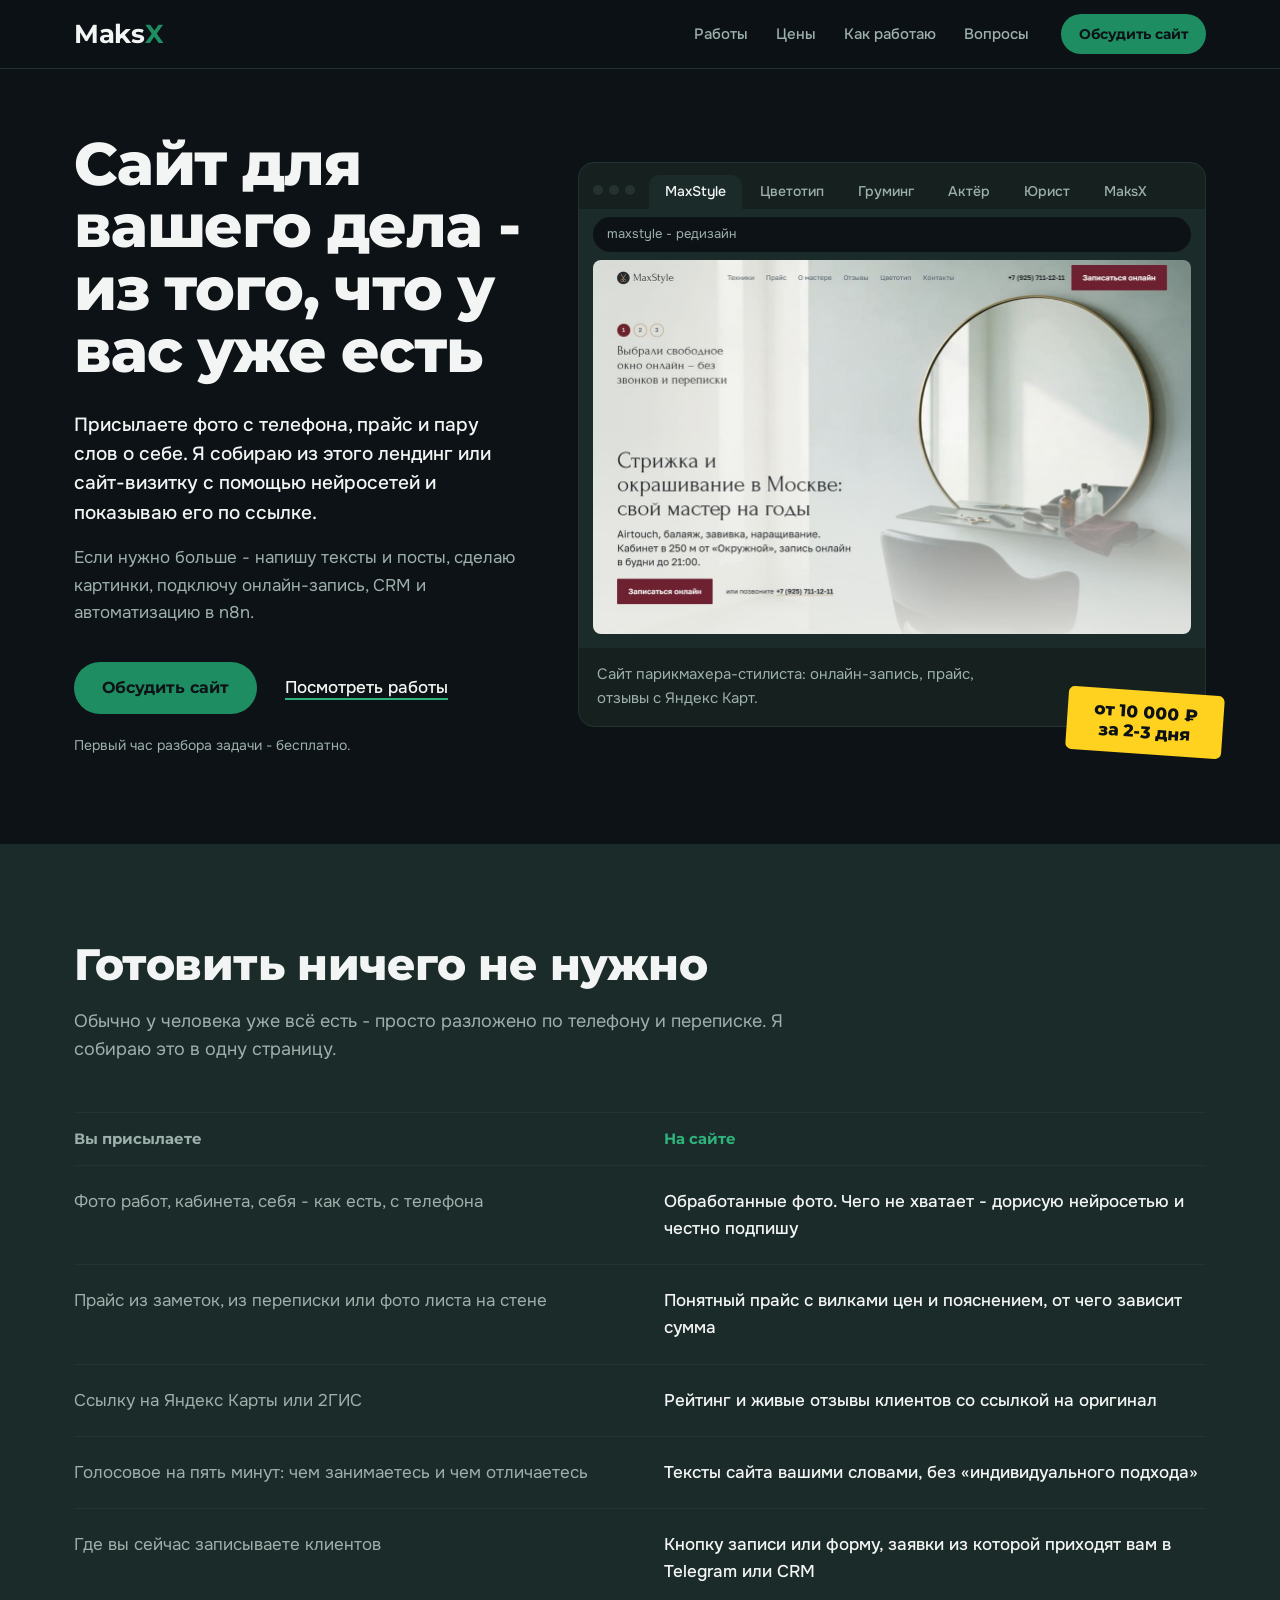
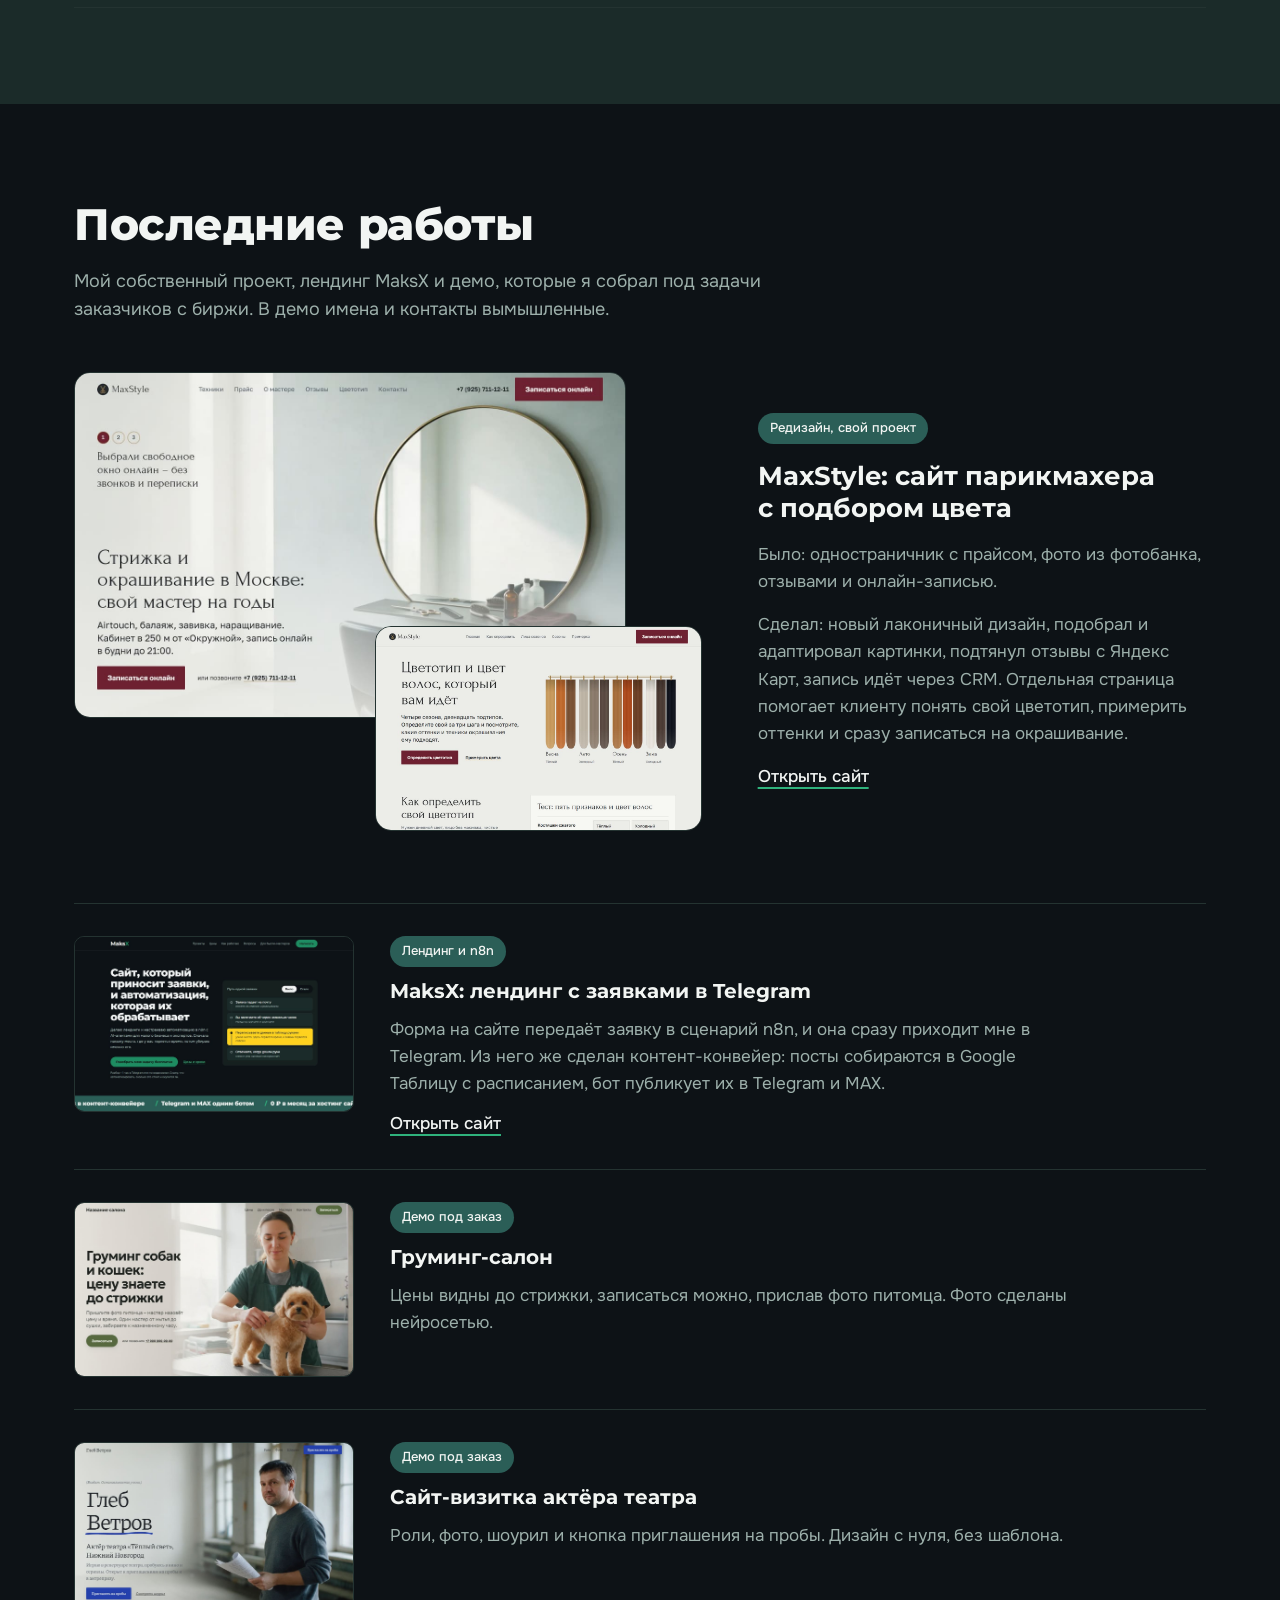
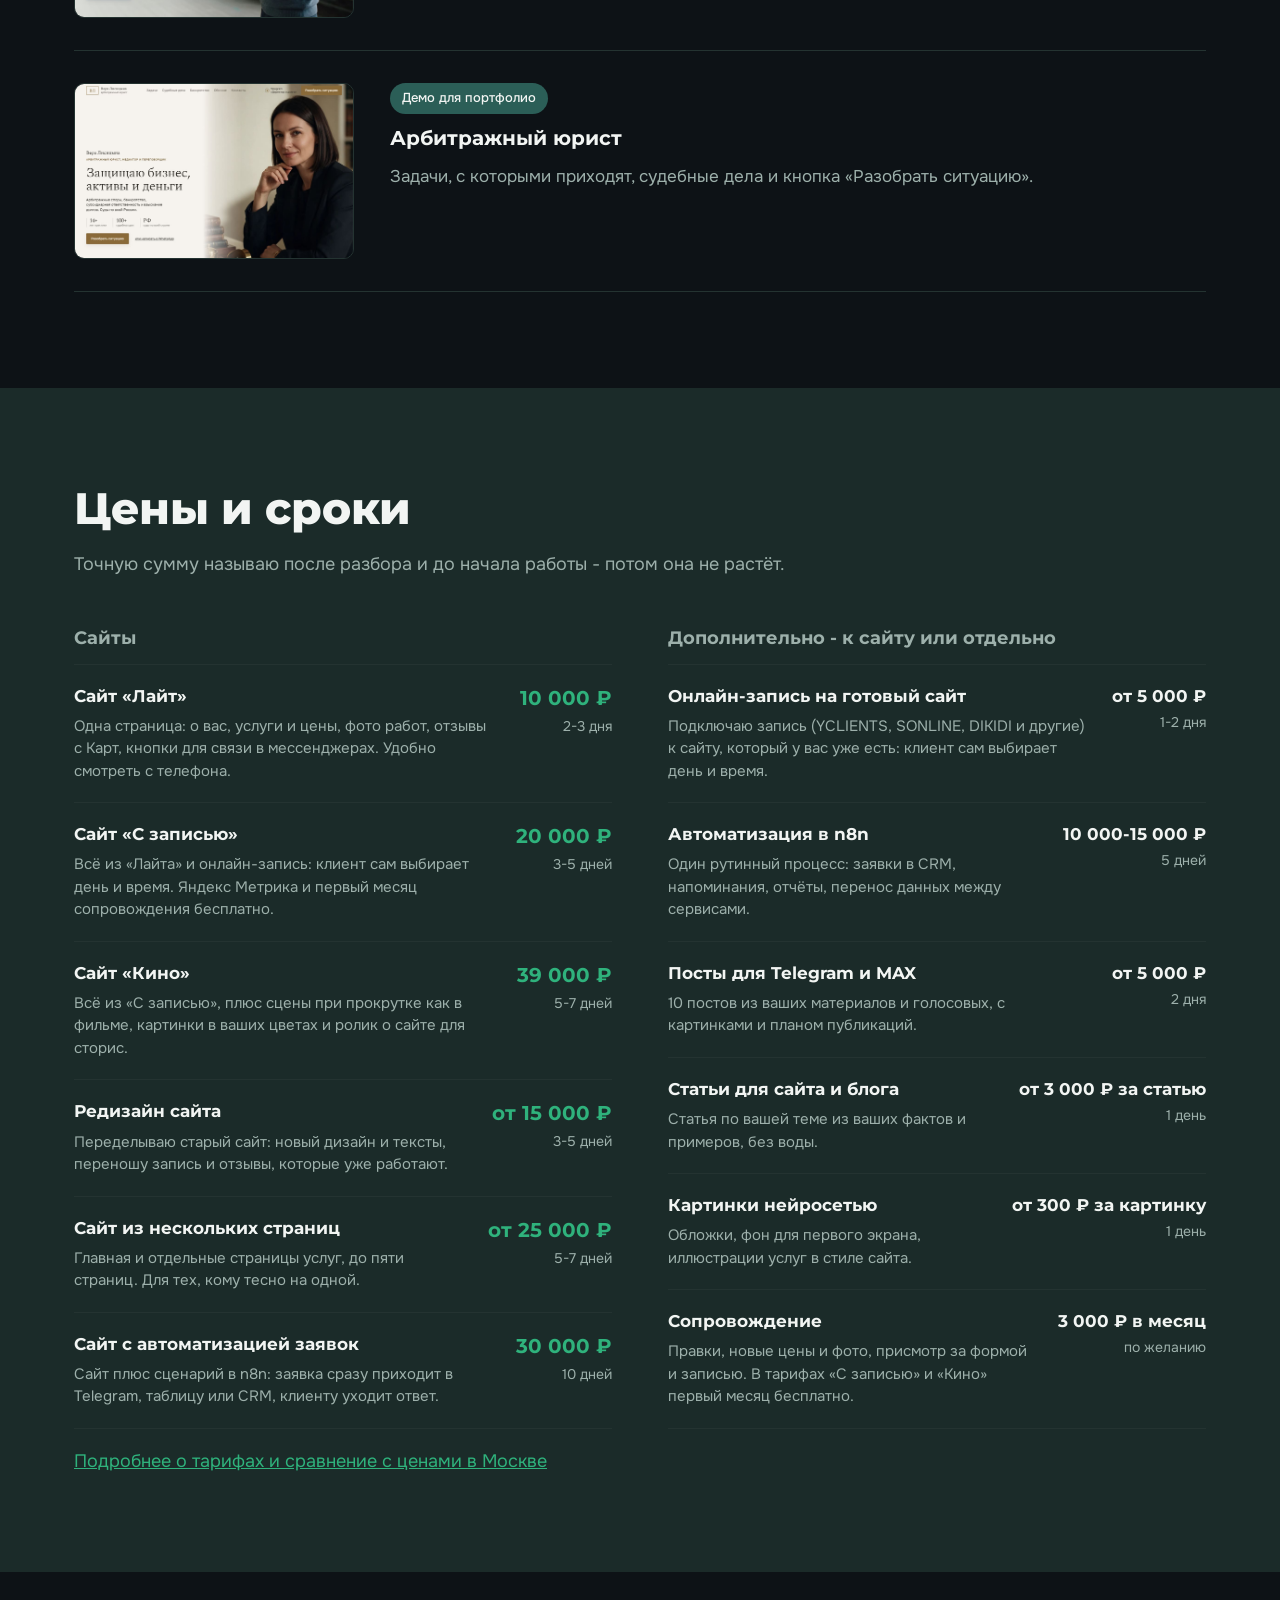
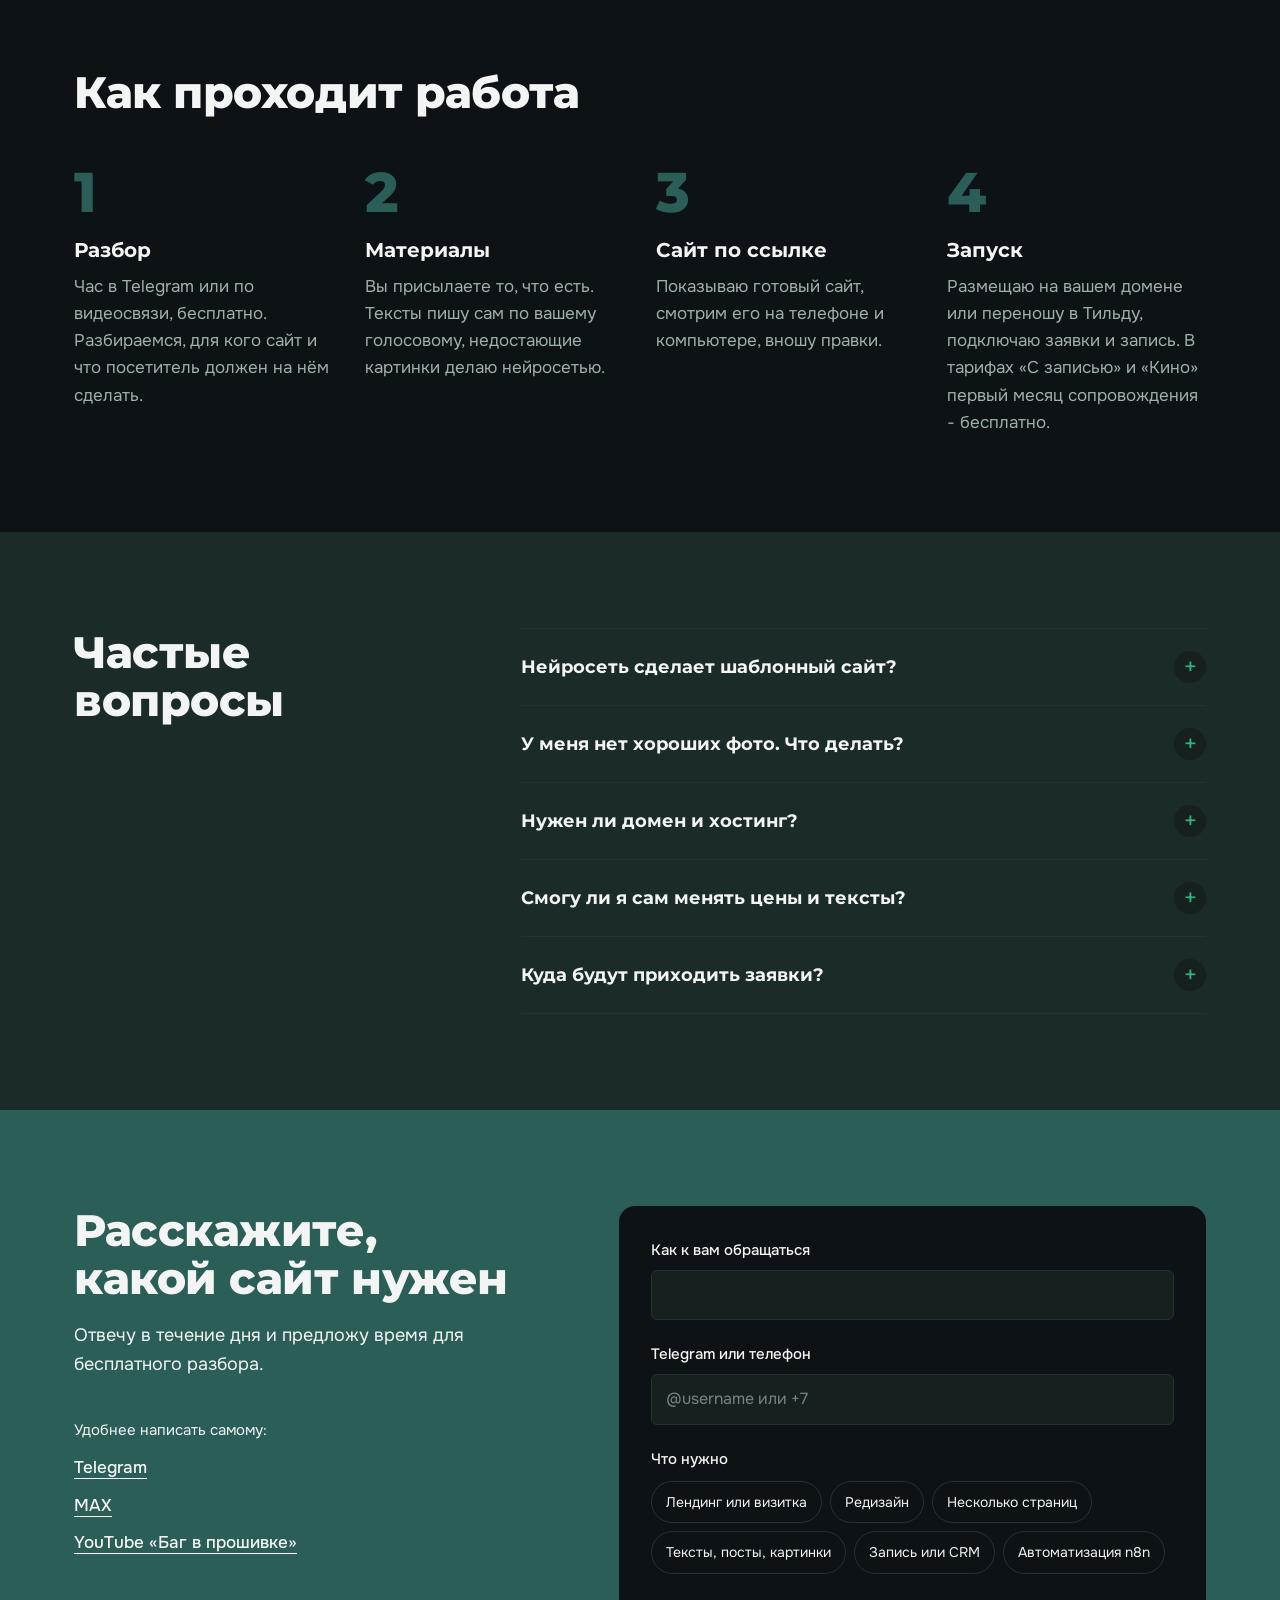
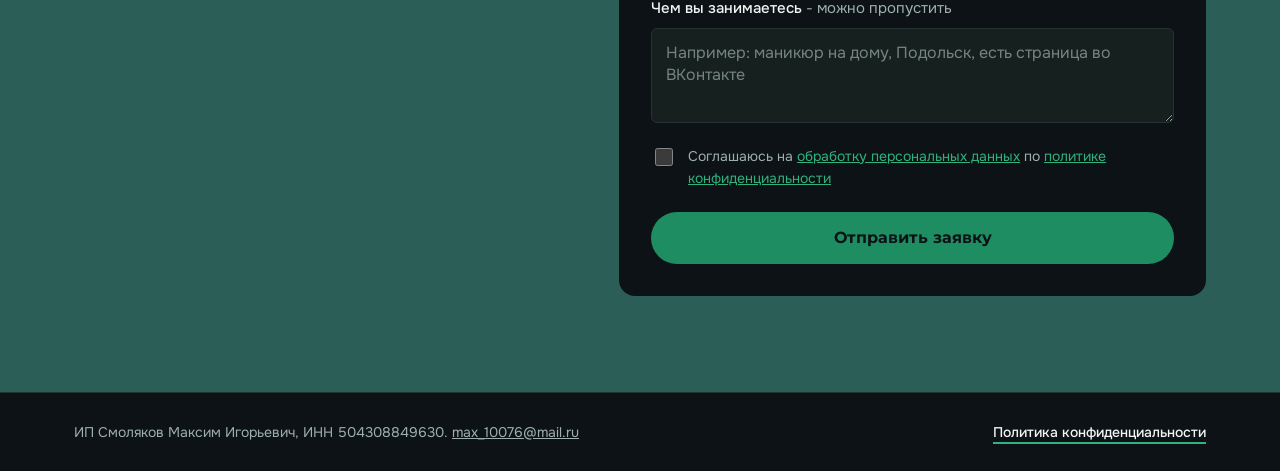
<file: index.html>
<!doctype html>
<html lang="ru">
<head>
  <meta charset="utf-8">
  <meta name="viewport" content="width=device-width, initial-scale=1">
  <title>MaksX - сайты для малого бизнеса с помощью нейросетей</title>
  <meta name="description" content="Лендинги, сайты-визитки и редизайн за 2-7 дней из ваших фото, прайса и отзывов. Дополнительно - тексты, картинки, онлайн-запись, CRM и автоматизация в n8n.">
  <link rel="icon" href="brand/logo/png/maksx-mark-32.png" sizes="32x32">
  <link rel="apple-touch-icon" href="brand/logo/png/maksx-mark-180.png">
  <link rel="preconnect" href="https://fonts.googleapis.com">
  <link rel="preconnect" href="https://fonts.gstatic.com" crossorigin>
  <link rel="stylesheet" href="https://fonts.googleapis.com/css2?family=Montserrat:wght@700;800&family=Onest:wght@400;500&display=swap">
  <link rel="stylesheet" href="brand/colors/brand.css">
  <link rel="stylesheet" href="styles.css">
  <script src="prices.js" defer></script>
  <script src="main.js" defer></script>
</head>
<body>
  <a class="skip" href="#main">К содержанию</a>

  <header class="top">
    <div class="wrap top-in">
      <a class="logo" href="#main" aria-label="MaksX, в начало">Maks<span>X</span></a>
      <nav class="nav" aria-label="Разделы">
        <a href="#works">Работы</a>
        <a href="#prices">Цены</a>
        <a href="#process">Как работаю</a>
        <a href="#faq">Вопросы</a>
      </nav>
      <a class="btn btn-sm" href="#contact">Обсудить сайт</a>
    </div>
  </header>

  <main id="main">
    <!-- Первый экран: окно браузера с настоящими работами -->
    <section class="hero" aria-labelledby="hero-h">
      <div class="wrap hero-in">
        <div class="hero-text">
          <h1 id="hero-h">Сайт для вашего дела - из того, что у вас уже есть</h1>
          <p class="lead">Присылаете фото с телефона, прайс и пару слов о себе. Я собираю из этого лендинг или сайт-визитку с помощью нейросетей и показываю его по ссылке.</p>
          <p class="hero-more">Если нужно больше - напишу тексты и посты, сделаю картинки, подключу онлайн-запись, CRM и автоматизацию в n8n.</p>
          <div class="hero-cta">
            <a class="btn" href="#contact">Обсудить сайт</a>
            <a class="link" href="#works">Посмотреть работы</a>
          </div>
          <p class="hero-note">Первый час разбора задачи - бесплатно.</p>
        </div>

        <figure class="browser" aria-label="Примеры сайтов">
          <p class="sticker" data-price="hero"></p>
          <div class="browser-bar">
            <span class="dots" aria-hidden="true"><i></i><i></i><i></i></span>
            <div class="tabs" role="tablist" aria-label="Работы">
              <button role="tab" aria-selected="true" aria-controls="shot" data-src="img/maxstyle.jpg" data-addr="maxstyle - редизайн" data-cap="Сайт парикмахера-стилиста: онлайн-запись, прайс, отзывы с Яндекс Карт.">MaxStyle</button>
              <button role="tab" aria-selected="false" aria-controls="shot" tabindex="-1" data-src="img/cvetotip.jpg" data-addr="maxstyle / цветотип" data-cap="Подбор цвета волос по цветотипу: тест, сезоны, примерка оттенков и запись.">Цветотип</button>
              <button role="tab" aria-selected="false" aria-controls="shot" tabindex="-1" data-src="img/gruming.jpg" data-addr="груминг - демо" data-cap="Демо для груминг-салона: цены до стрижки, запись по фото питомца.">Груминг</button>
              <button role="tab" aria-selected="false" aria-controls="shot" tabindex="-1" data-src="img/aktyor.jpg" data-addr="актёр - демо" data-cap="Сайт-визитка актёра театра: роли, фото, шоурил, приглашение на пробы.">Актёр</button>
              <button role="tab" aria-selected="false" aria-controls="shot" tabindex="-1" data-src="img/yurist.jpg" data-addr="юрист - демо" data-cap="Демо для арбитражного юриста: задачи, дела, разбор ситуации.">Юрист</button>
              <button role="tab" aria-selected="false" aria-controls="shot" tabindex="-1" data-src="img/maksx.jpg" data-addr="maksx.ru" data-cap="Мой лендинг: заявка с формы через n8n сразу приходит в Telegram.">MaksX</button>
            </div>
          </div>
          <div class="browser-addr" aria-hidden="true"><span class="addr">maxstyle - редизайн</span></div>
          <div class="browser-view" id="shot" role="tabpanel">
            <img src="img/maxstyle.jpg" width="1200" height="750" alt="Первый экран сайта MaxStyle">
          </div>
          <figcaption class="browser-cap">Сайт парикмахера-стилиста: онлайн-запись, прайс, отзывы с Яндекс Карт.</figcaption>
        </figure>
      </div>
    </section>

    <!-- Что присылает заказчик и что из этого получается -->
    <section class="sec sec-deep" aria-labelledby="mat-h">
      <div class="wrap">
        <h2 id="mat-h">Готовить ничего не нужно</h2>
        <p class="sec-lead">Обычно у человека уже всё есть - просто разложено по телефону и переписке. Я собираю это в одну страницу.</p>
        <div class="mat" role="table" aria-label="Что вы присылаете и что получается на сайте">
          <div class="mat-head" role="row">
            <span role="columnheader">Вы присылаете</span>
            <span role="columnheader">На сайте</span>
          </div>
          <div class="mat-row" role="row">
            <p role="cell">Фото работ, кабинета, себя - как есть, с телефона</p>
            <p role="cell">Обработанные фото. Чего не хватает - дорисую нейросетью и честно подпишу</p>
          </div>
          <div class="mat-row" role="row">
            <p role="cell">Прайс из заметок, из переписки или фото листа на стене</p>
            <p role="cell">Понятный прайс с вилками цен и пояснением, от чего зависит сумма</p>
          </div>
          <div class="mat-row" role="row">
            <p role="cell">Ссылку на Яндекс Карты или 2ГИС</p>
            <p role="cell">Рейтинг и живые отзывы клиентов со ссылкой на оригинал</p>
          </div>
          <div class="mat-row" role="row">
            <p role="cell">Голосовое на пять минут: чем занимаетесь и чем отличаетесь</p>
            <p role="cell">Тексты сайта вашими словами, без «индивидуального подхода»</p>
          </div>
          <div class="mat-row" role="row">
            <p role="cell">Где вы сейчас записываете клиентов</p>
            <p role="cell">Кнопку записи или форму, заявки из которой приходят вам в Telegram или CRM</p>
          </div>
        </div>
      </div>
    </section>

    <!-- Работы -->
    <section class="sec" id="works" aria-labelledby="works-h">
      <div class="wrap">
        <h2 id="works-h">Последние работы</h2>
        <p class="sec-lead">Мой собственный проект, лендинг MaksX и демо, которые я собрал под задачи заказчиков с биржи. В демо имена и контакты вымышленные.</p>

        <article class="case case-main">
          <div class="case-pics">
            <img class="pic-a" src="img/maxstyle.jpg" width="1200" height="750" loading="lazy" alt="Главная страница сайта MaxStyle">
            <img class="pic-b" src="img/cvetotip.jpg" width="1200" height="750" loading="lazy" alt="Страница подбора цвета по цветотипу">
          </div>
          <div class="case-text">
            <p class="tag">Редизайн, свой проект</p>
            <h3>MaxStyle: сайт парикмахера с подбором цвета</h3>
            <p>Было: одностраничник с прайсом, фото из фотобанка, отзывами и онлайн-записью.</p>
            <p>Сделал: новый лаконичный дизайн, подобрал и адаптировал картинки, подтянул отзывы с Яндекс Карт, запись идёт через CRM. Отдельная страница помогает клиенту понять свой цветотип, примерить оттенки и сразу записаться на окрашивание.</p>
            <a class="link" href="https://max19761007.github.io/maxstyle-demo/" target="_blank" rel="noopener">Открыть сайт</a>
          </div>
        </article>

        <div class="case-list">
          <article class="case">
            <img src="img/maksx.jpg" width="1200" height="750" loading="lazy" alt="Первый экран лендинга MaksX">
            <div>
              <p class="tag">Лендинг и n8n</p>
              <h3>MaksX: лендинг с заявками в Telegram</h3>
              <p>Форма на сайте передаёт заявку в сценарий n8n, и она сразу приходит мне в Telegram. Из него же сделан контент-конвейер: посты собираются в Google Таблицу с расписанием, бот публикует их в Telegram и MAX.</p>
              <a class="link" href="https://maksx.ru" target="_blank" rel="noopener">Открыть сайт</a>
            </div>
          </article>
          <article class="case">
            <img src="img/gruming.jpg" width="1200" height="750" loading="lazy" alt="Первый экран демо груминг-салона">
            <div>
              <p class="tag">Демо под заказ</p>
              <h3>Груминг-салон</h3>
              <p>Цены видны до стрижки, записаться можно, прислав фото питомца. Фото сделаны нейросетью.</p>
            </div>
          </article>
          <article class="case">
            <img src="img/aktyor.jpg" width="1200" height="750" loading="lazy" alt="Первый экран демо сайта актёра">
            <div>
              <p class="tag">Демо под заказ</p>
              <h3>Сайт-визитка актёра театра</h3>
              <p>Роли, фото, шоурил и кнопка приглашения на пробы. Дизайн с нуля, без шаблона.</p>
            </div>
          </article>
          <article class="case">
            <img src="img/yurist.jpg" width="1200" height="750" loading="lazy" alt="Первый экран демо сайта юриста">
            <div>
              <p class="tag">Демо для портфолио</p>
              <h3>Арбитражный юрист</h3>
              <p>Задачи, с которыми приходят, судебные дела и кнопка «Разобрать ситуацию».</p>
            </div>
          </article>
        </div>
      </div>
    </section>

    <!-- Цены: заполняются из prices.js -->
    <section class="sec sec-deep" id="prices" aria-labelledby="prices-h">
      <div class="wrap">
        <h2 id="prices-h">Цены и сроки</h2>
        <p class="sec-lead">Точную сумму называю после разбора и до начала работы - потом она не растёт.</p>
        <div class="price-cols">
          <div>
            <h3 class="price-h">Сайты</h3>
            <ul class="price-list price-list-main" data-prices="sites"></ul>
          </div>
          <div>
            <h3 class="price-h">Дополнительно - к сайту или отдельно</h3>
            <ul class="price-list" data-prices="extras"></ul>
          </div>
        </div>
        <p class="sec-lead"><a href="tarify.html">Подробнее о тарифах и сравнение с ценами в Москве</a></p>
        <noscript><p>Цены не загрузились. Напишите мне в <a href="https://t.me/MaxSmoll">Telegram</a> - пришлю прайс.</p></noscript>
      </div>
    </section>

    <!-- Как работаю: последовательность, поэтому с номерами -->
    <section class="sec" id="process" aria-labelledby="process-h">
      <div class="wrap">
        <h2 id="process-h">Как проходит работа</h2>
        <ol class="steps">
          <li>
            <h3>Разбор</h3>
            <p>Час в Telegram или по видеосвязи, бесплатно. Разбираемся, для кого сайт и что посетитель должен на нём сделать.</p>
          </li>
          <li>
            <h3>Материалы</h3>
            <p>Вы присылаете то, что есть. Тексты пишу сам по вашему голосовому, недостающие картинки делаю нейросетью.</p>
          </li>
          <li>
            <h3>Сайт по ссылке</h3>
            <p>Показываю готовый сайт, смотрим его на телефоне и компьютере, вношу правки.</p>
          </li>
          <li>
            <h3>Запуск</h3>
            <p>Размещаю на вашем домене или переношу в Тильду, подключаю заявки и запись. В тарифах «С записью» и «Кино» первый месяц сопровождения - бесплатно.</p>
          </li>
        </ol>
      </div>
    </section>

    <!-- Вопросы -->
    <section class="sec sec-deep" id="faq" aria-labelledby="faq-h">
      <div class="wrap faq-wrap">
        <h2 id="faq-h">Частые вопросы</h2>
        <div class="faq">
          <details>
            <summary>Нейросеть сделает шаблонный сайт?</summary>
            <p>Нет. Нейросети ускоряют работу с текстами и картинками, а структуру, дизайн и проверку на телефоне я делаю сам под ваше дело. Посмотрите работы выше - они не похожи друг на друга.</p>
          </details>
          <details>
            <summary>У меня нет хороших фото. Что делать?</summary>
            <p>Начнём с того, что есть, остальное сделаю нейросетью и подпишу, что это не ваши работы. Когда появятся свои фото, заменю их в рамках сопровождения.</p>
          </details>
          <details>
            <summary>Нужен ли домен и хостинг?</summary>
            <p>Сайт может работать по бесплатной ссылке. Если хотите свой адрес, помогу купить домен на ваше имя и подключу его - домен остаётся вашим.</p>
          </details>
          <details>
            <summary>Смогу ли я сам менять цены и тексты?</summary>
            <p>Да, если перенести сайт в Тильду - там всё правится в редакторе. Или присылайте правки мне: в тарифах «С записью» и «Кино» первый месяц это бесплатно, дальше - сопровождение за 3 000 ₽ в месяц.</p>
          </details>
          <details>
            <summary>Куда будут приходить заявки?</summary>
            <p>Куда удобно: в Telegram, на почту, в Google Таблицу или в вашу CRM. Связываю это через n8n.</p>
          </details>
        </div>
      </div>
    </section>

    <!-- Заявка -->
    <section class="sec contact" id="contact" aria-labelledby="contact-h">
      <div class="wrap contact-in">
        <div class="contact-text">
          <h2 id="contact-h">Расскажите, какой сайт нужен</h2>
          <p>Отвечу в течение дня и предложу время для бесплатного разбора.</p>
          <p class="contact-alt">Удобнее написать самому:</p>
          <ul class="contacts">
            <li><a href="https://t.me/MaxSmoll" target="_blank" rel="noopener">Telegram</a></li>
            <li><a href="https://max.ru/u/f9LHodD0cOKWJ7ifAfs9Ckm4t7YH3zszXqfkqQuyvrZZg6iDipzBP9mNk2c" target="_blank" rel="noopener">MAX</a></li>
            <li><a href="https://www.youtube.com/@MaksX-Bag" target="_blank" rel="noopener">YouTube «Баг в прошивке»</a></li>
          </ul>
        </div>

        <form class="lead-form" id="lead-form" novalidate>
          <div class="field">
            <label for="f-name">Как к вам обращаться</label>
            <input id="f-name" name="name" type="text" autocomplete="given-name" required>
          </div>
          <div class="field">
            <label for="f-contact">Telegram или телефон</label>
            <input id="f-contact" name="contact" type="text" autocomplete="tel" required placeholder="@username или +7">
          </div>

          <fieldset class="chips">
            <legend>Что нужно</legend>
            <label><input type="checkbox" name="service" value="Лендинг или визитка"><span>Лендинг или визитка</span></label>
            <label><input type="checkbox" name="service" value="Редизайн"><span>Редизайн</span></label>
            <label><input type="checkbox" name="service" value="Сайт из нескольких страниц"><span>Несколько страниц</span></label>
            <label><input type="checkbox" name="service" value="Тексты, посты, картинки"><span>Тексты, посты, картинки</span></label>
            <label><input type="checkbox" name="service" value="Запись или CRM"><span>Запись или CRM</span></label>
            <label><input type="checkbox" name="service" value="Автоматизация n8n"><span>Автоматизация n8n</span></label>
          </fieldset>

          <div class="field">
            <label for="f-task">Чем вы занимаетесь <span class="opt">- можно пропустить</span></label>
            <textarea id="f-task" name="task" rows="3" placeholder="Например: маникюр на дому, Подольск, есть страница во ВКонтакте"></textarea>
          </div>

          <!-- Ловушка для спам-ботов: люди это поле не видят и не заполняют -->
          <div class="hp" aria-hidden="true">
            <label for="f-website">Сайт</label>
            <input id="f-website" name="website" type="text" tabindex="-1" autocomplete="off">
          </div>

          <!-- Согласие отдельной галочкой, не отмечено заранее (152-ФЗ, ст. 9) -->
          <label class="agree">
            <input type="checkbox" name="agree" id="f-agree" required>
            <span>Соглашаюсь на <a href="politika.html#soglasie" target="_blank">обработку персональных данных</a> по <a href="politika.html" target="_blank">политике конфиденциальности</a></span>
          </label>

          <button class="btn" type="submit">Отправить заявку</button>
          <p class="form-status" role="status" aria-live="polite"></p>
        </form>
      </div>
    </section>
  </main>

  <footer class="foot">
    <div class="wrap foot-in">
      <p>ИП Смоляков Максим Игорьевич, ИНН 504308849630. <a href="mailto:max_10076@mail.ru">max_10076@mail.ru</a></p>
      <a class="link" href="politika.html">Политика конфиденциальности</a>
    </div>
  </footer>
</body>
</html>
</file>
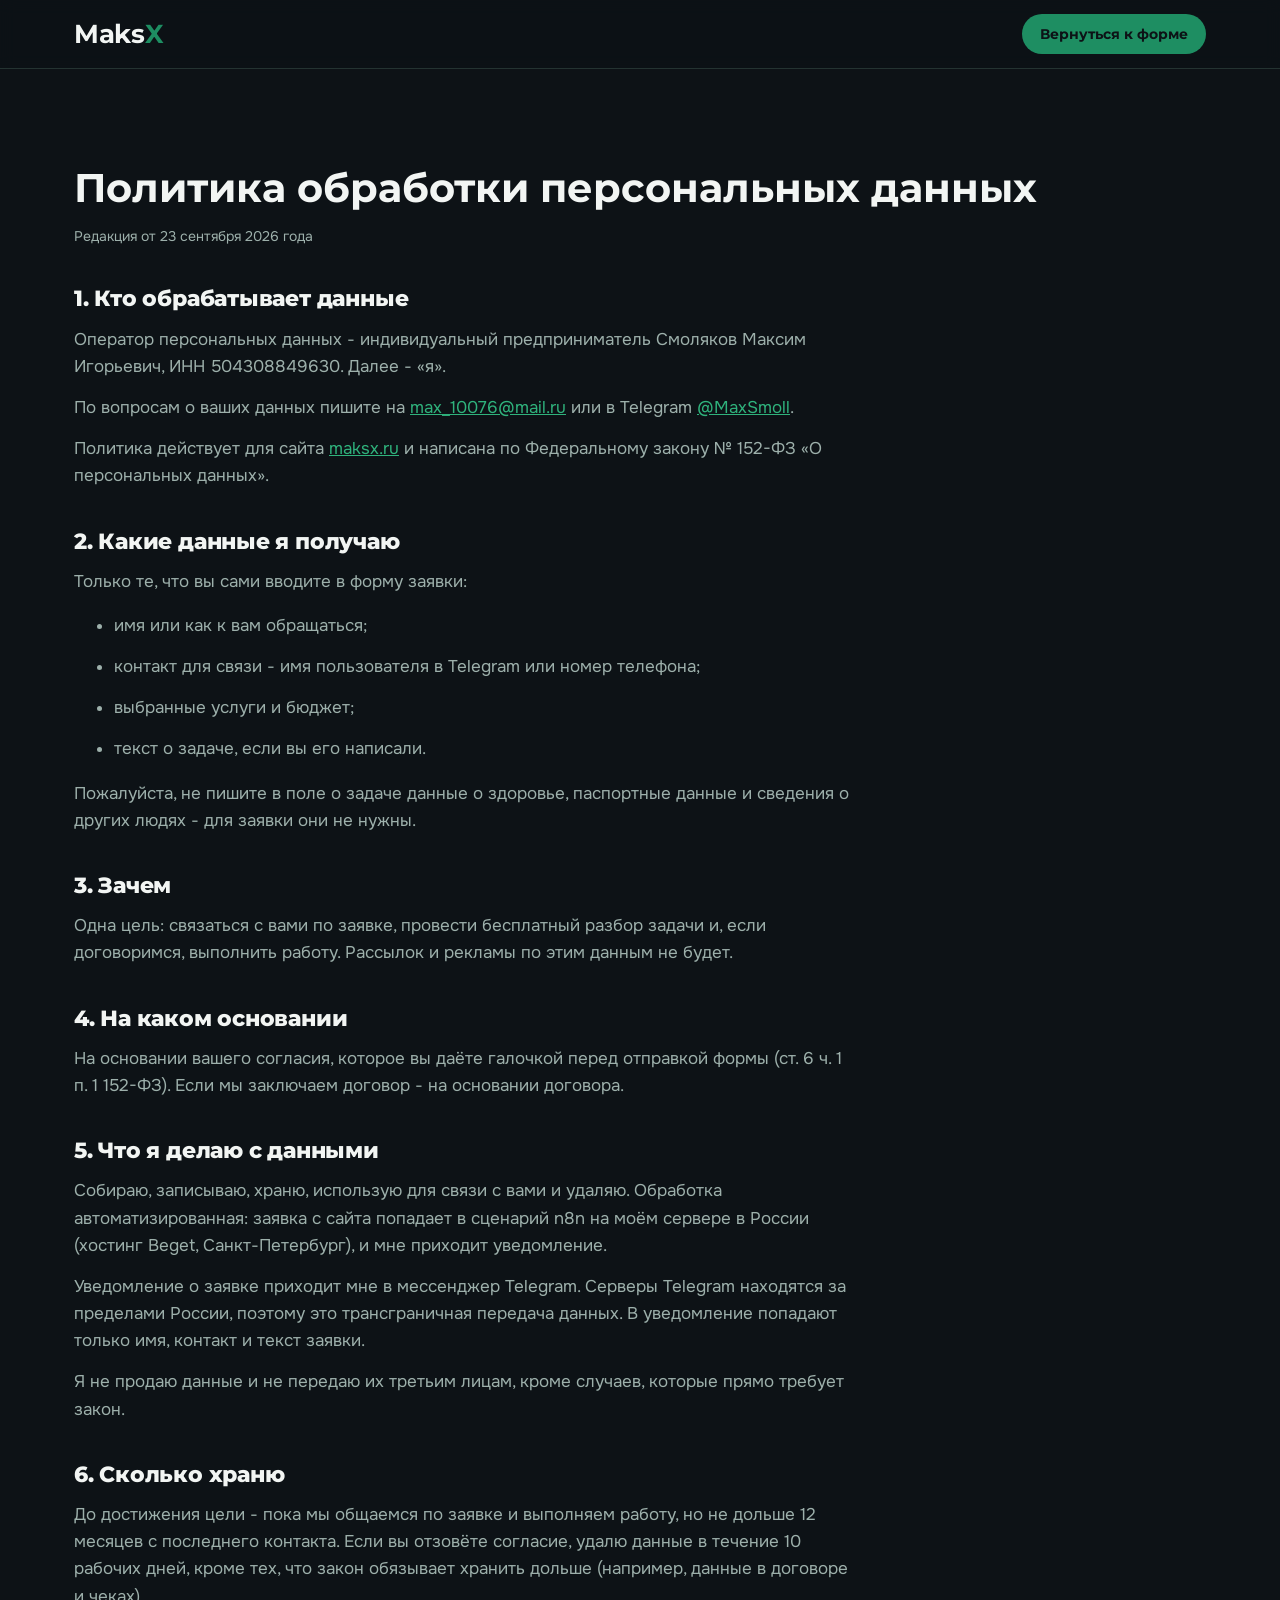
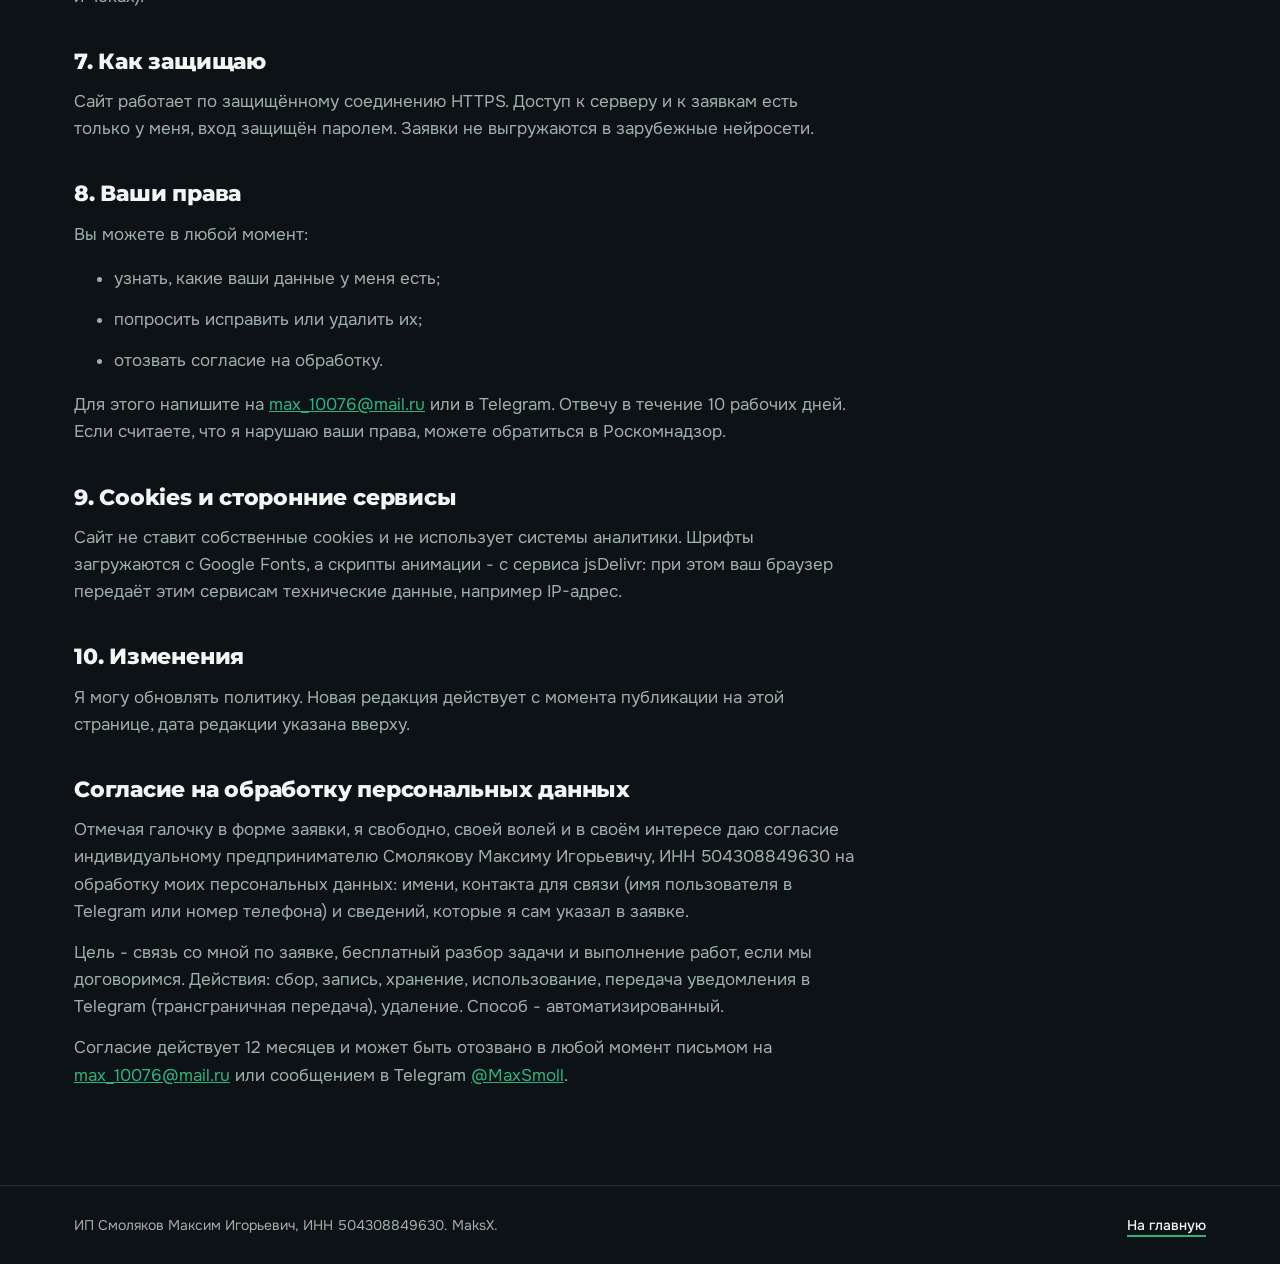
<file: politika.html>
<!doctype html>
<html lang="ru">
<head>
  <meta charset="utf-8">
  <meta name="viewport" content="width=device-width, initial-scale=1">
  <title>Политика конфиденциальности - MaksX</title>
  <meta name="robots" content="noindex">
  <link rel="icon" href="brand/logo/png/maksx-mark-32.png" sizes="32x32">
  <link rel="preconnect" href="https://fonts.googleapis.com">
  <link rel="preconnect" href="https://fonts.gstatic.com" crossorigin>
  <link rel="stylesheet" href="https://fonts.googleapis.com/css2?family=Montserrat:wght@700;800&family=Onest:wght@400;500&display=swap">
  <link rel="stylesheet" href="brand/colors/brand.css">
  <link rel="stylesheet" href="styles.css">
</head>
<body>
  <header class="top">
    <div class="wrap top-in">
      <a class="logo" href="index.html" aria-label="MaksX, на главную">Maks<span>X</span></a>
      <a class="btn btn-sm" href="index.html#contact" style="margin-left:auto">Вернуться к форме</a>
    </div>
  </header>

  <main class="sec legal">
    <div class="wrap">
      <h1>Политика обработки персональных данных</h1>
      <p class="legal-meta">Редакция от 23 сентября 2026 года</p>

      <h2>1. Кто обрабатывает данные</h2>
      <p>Оператор персональных данных - индивидуальный предприниматель Смоляков Максим Игорьевич, ИНН 504308849630. Далее - «я».</p>
      <p>По вопросам о ваших данных пишите на <a href="mailto:max_10076@mail.ru">max_10076@mail.ru</a> или в Telegram <a href="https://t.me/MaxSmoll">@MaxSmoll</a>.</p>
      <p>Политика действует для сайта <a href="https://maksx.ru">maksx.ru</a> и написана по Федеральному закону № 152-ФЗ «О персональных данных».</p>

      <h2>2. Какие данные я получаю</h2>
      <p>Только те, что вы сами вводите в форму заявки:</p>
      <ul>
        <li>имя или как к вам обращаться;</li>
        <li>контакт для связи - имя пользователя в Telegram или номер телефона;</li>
        <li>выбранные услуги и бюджет;</li>
        <li>текст о задаче, если вы его написали.</li>
      </ul>
      <p>Пожалуйста, не пишите в поле о задаче данные о здоровье, паспортные данные и сведения о других людях - для заявки они не нужны.</p>

      <h2>3. Зачем</h2>
      <p>Одна цель: связаться с вами по заявке, провести бесплатный разбор задачи и, если договоримся, выполнить работу. Рассылок и рекламы по этим данным не будет.</p>

      <h2>4. На каком основании</h2>
      <p>На основании вашего согласия, которое вы даёте галочкой перед отправкой формы (ст. 6 ч. 1 п. 1 152-ФЗ). Если мы заключаем договор - на основании договора.</p>

      <h2>5. Что я делаю с данными</h2>
      <p>Собираю, записываю, храню, использую для связи с вами и удаляю. Обработка автоматизированная: заявка с сайта попадает в сценарий n8n на моём сервере в России (хостинг Beget, Санкт-Петербург), и мне приходит уведомление.</p>
      <p>Уведомление о заявке приходит мне в мессенджер Telegram. Серверы Telegram находятся за пределами России, поэтому это трансграничная передача данных. В уведомление попадают только имя, контакт и текст заявки.</p>
      <p>Я не продаю данные и не передаю их третьим лицам, кроме случаев, которые прямо требует закон.</p>

      <h2>6. Сколько храню</h2>
      <p>До достижения цели - пока мы общаемся по заявке и выполняем работу, но не дольше 12 месяцев с последнего контакта. Если вы отзовёте согласие, удалю данные в течение 10 рабочих дней, кроме тех, что закон обязывает хранить дольше (например, данные в договоре и чеках).</p>

      <h2>7. Как защищаю</h2>
      <p>Сайт работает по защищённому соединению HTTPS. Доступ к серверу и к заявкам есть только у меня, вход защищён паролем. Заявки не выгружаются в зарубежные нейросети.</p>

      <h2>8. Ваши права</h2>
      <p>Вы можете в любой момент:</p>
      <ul>
        <li>узнать, какие ваши данные у меня есть;</li>
        <li>попросить исправить или удалить их;</li>
        <li>отозвать согласие на обработку.</li>
      </ul>
      <p>Для этого напишите на <a href="mailto:max_10076@mail.ru">max_10076@mail.ru</a> или в Telegram. Отвечу в течение 10 рабочих дней. Если считаете, что я нарушаю ваши права, можете обратиться в Роскомнадзор.</p>

      <h2>9. Cookies и сторонние сервисы</h2>
      <p>Сайт не ставит собственные cookies и не использует системы аналитики. Шрифты загружаются с Google Fonts, а скрипты анимации - с сервиса jsDelivr: при этом ваш браузер передаёт этим сервисам технические данные, например IP-адрес.</p>

      <h2>10. Изменения</h2>
      <p>Я могу обновлять политику. Новая редакция действует с момента публикации на этой странице, дата редакции указана вверху.</p>

      <h2 id="soglasie">Согласие на обработку персональных данных</h2>
      <p>Отмечая галочку в форме заявки, я свободно, своей волей и в своём интересе даю согласие индивидуальному предпринимателю Смолякову Максиму Игорьевичу, ИНН 504308849630 на обработку моих персональных данных: имени, контакта для связи (имя пользователя в Telegram или номер телефона) и сведений, которые я сам указал в заявке.</p>
      <p>Цель - связь со мной по заявке, бесплатный разбор задачи и выполнение работ, если мы договоримся. Действия: сбор, запись, хранение, использование, передача уведомления в Telegram (трансграничная передача), удаление. Способ - автоматизированный.</p>
      <p>Согласие действует 12 месяцев и может быть отозвано в любой момент письмом на <a href="mailto:max_10076@mail.ru">max_10076@mail.ru</a> или сообщением в Telegram <a href="https://t.me/MaxSmoll">@MaxSmoll</a>.</p>
    </div>
  </main>

  <footer class="foot">
    <div class="wrap foot-in">
      <p>ИП Смоляков Максим Игорьевич, ИНН 504308849630. MaksX.</p>
      <a class="link" href="index.html">На главную</a>
    </div>
  </footer>
</body>
</html>
</file>
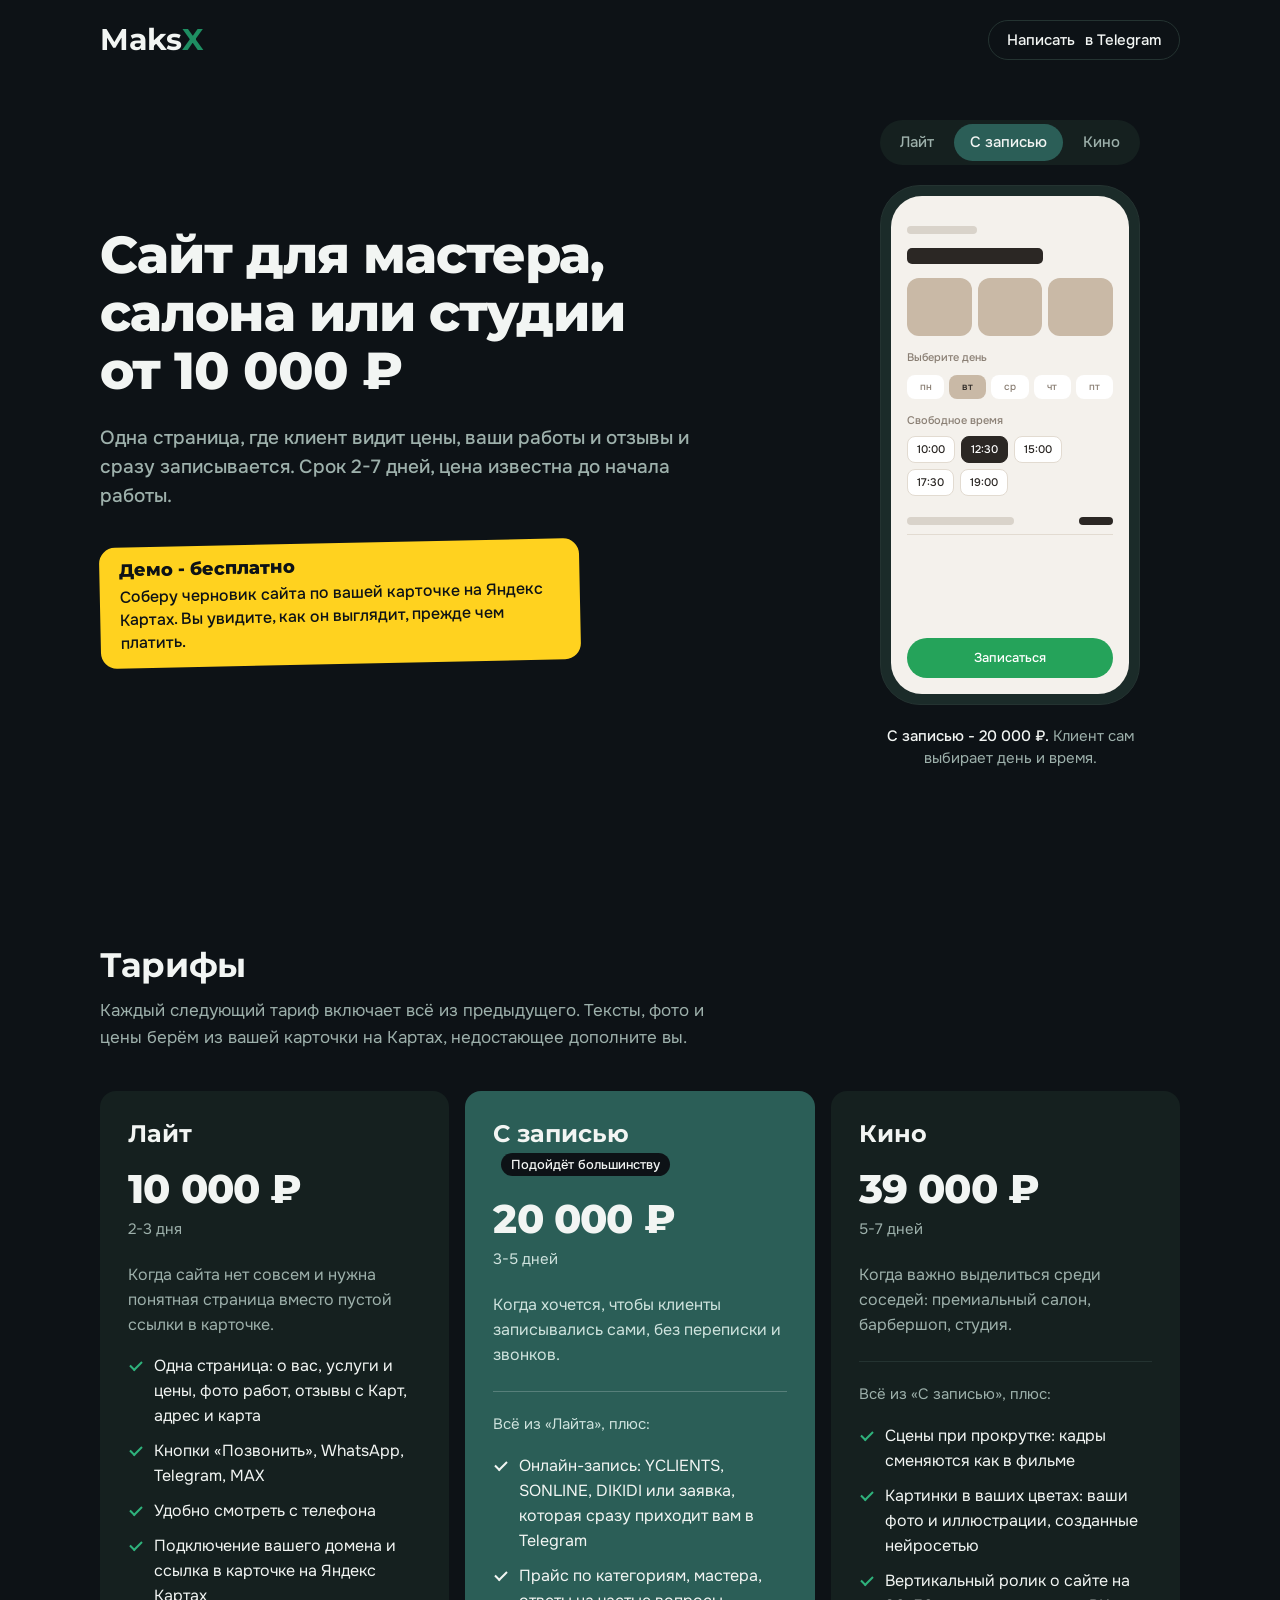
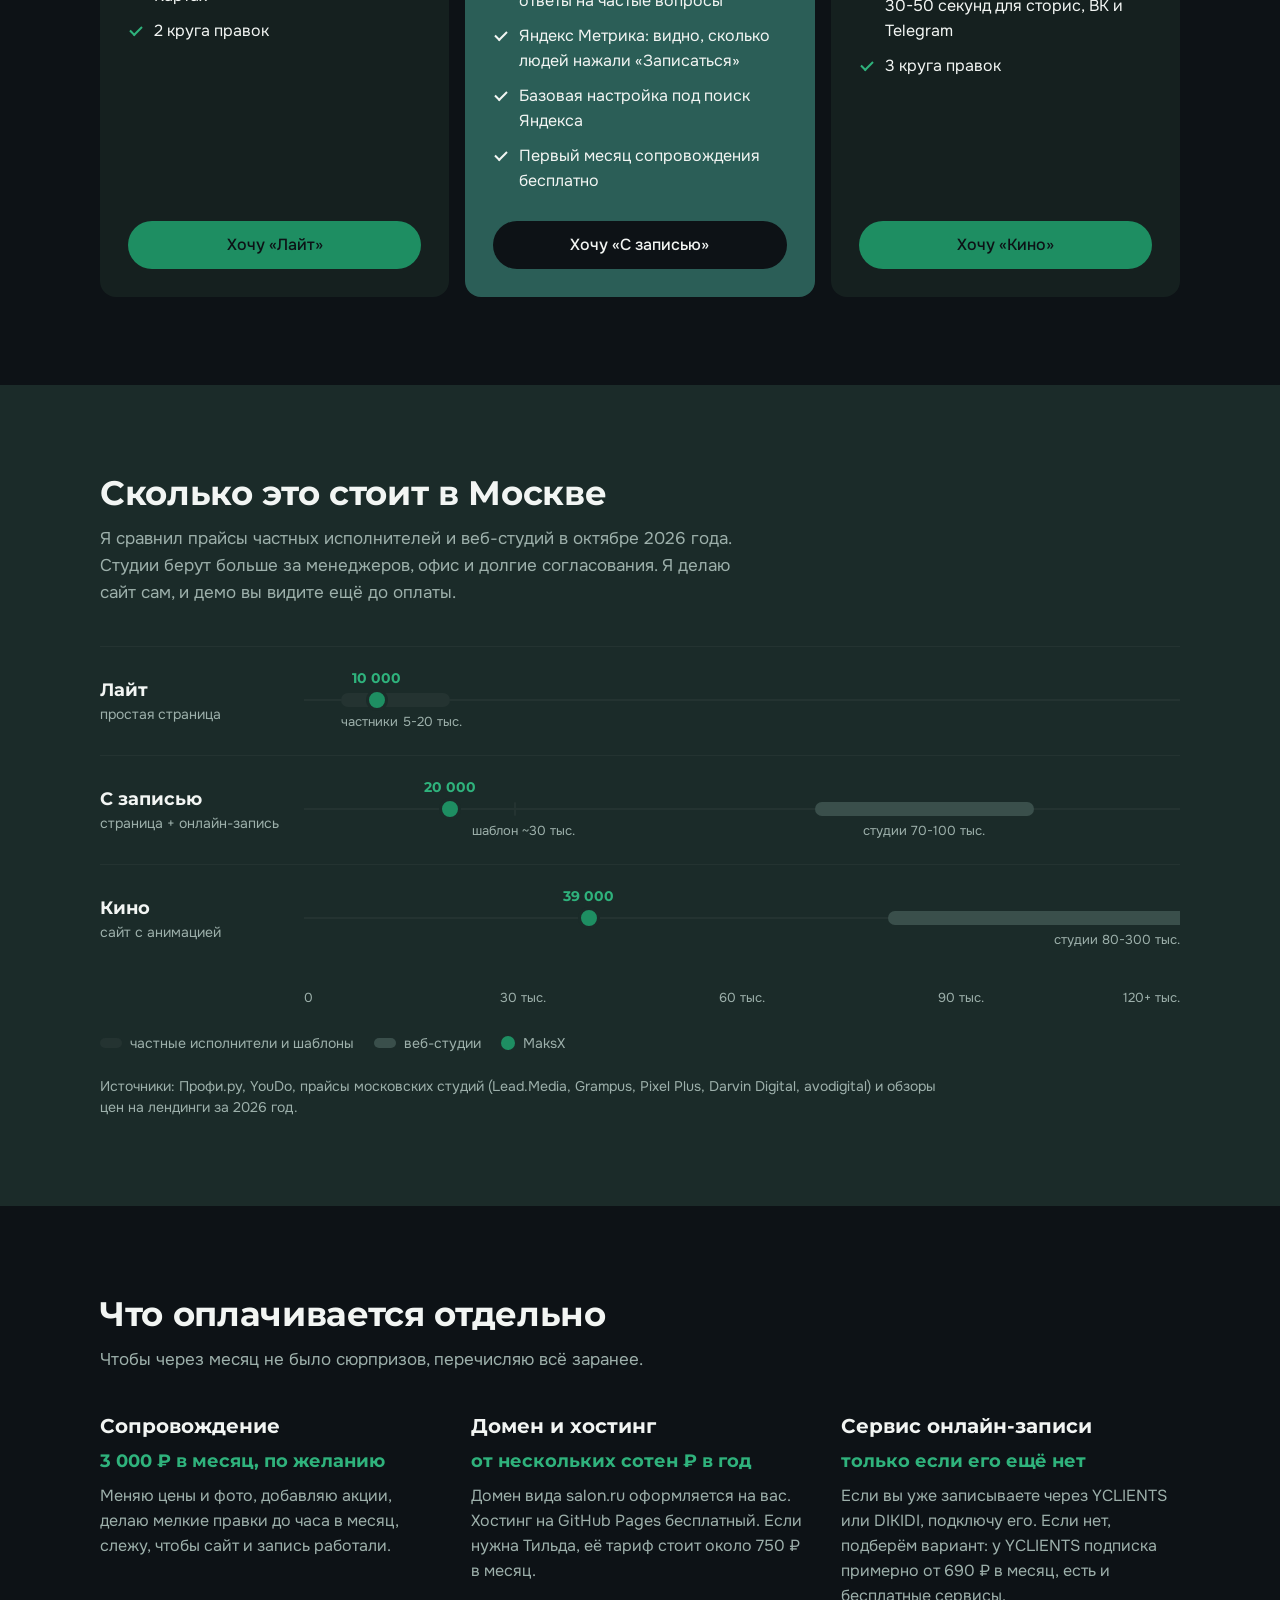
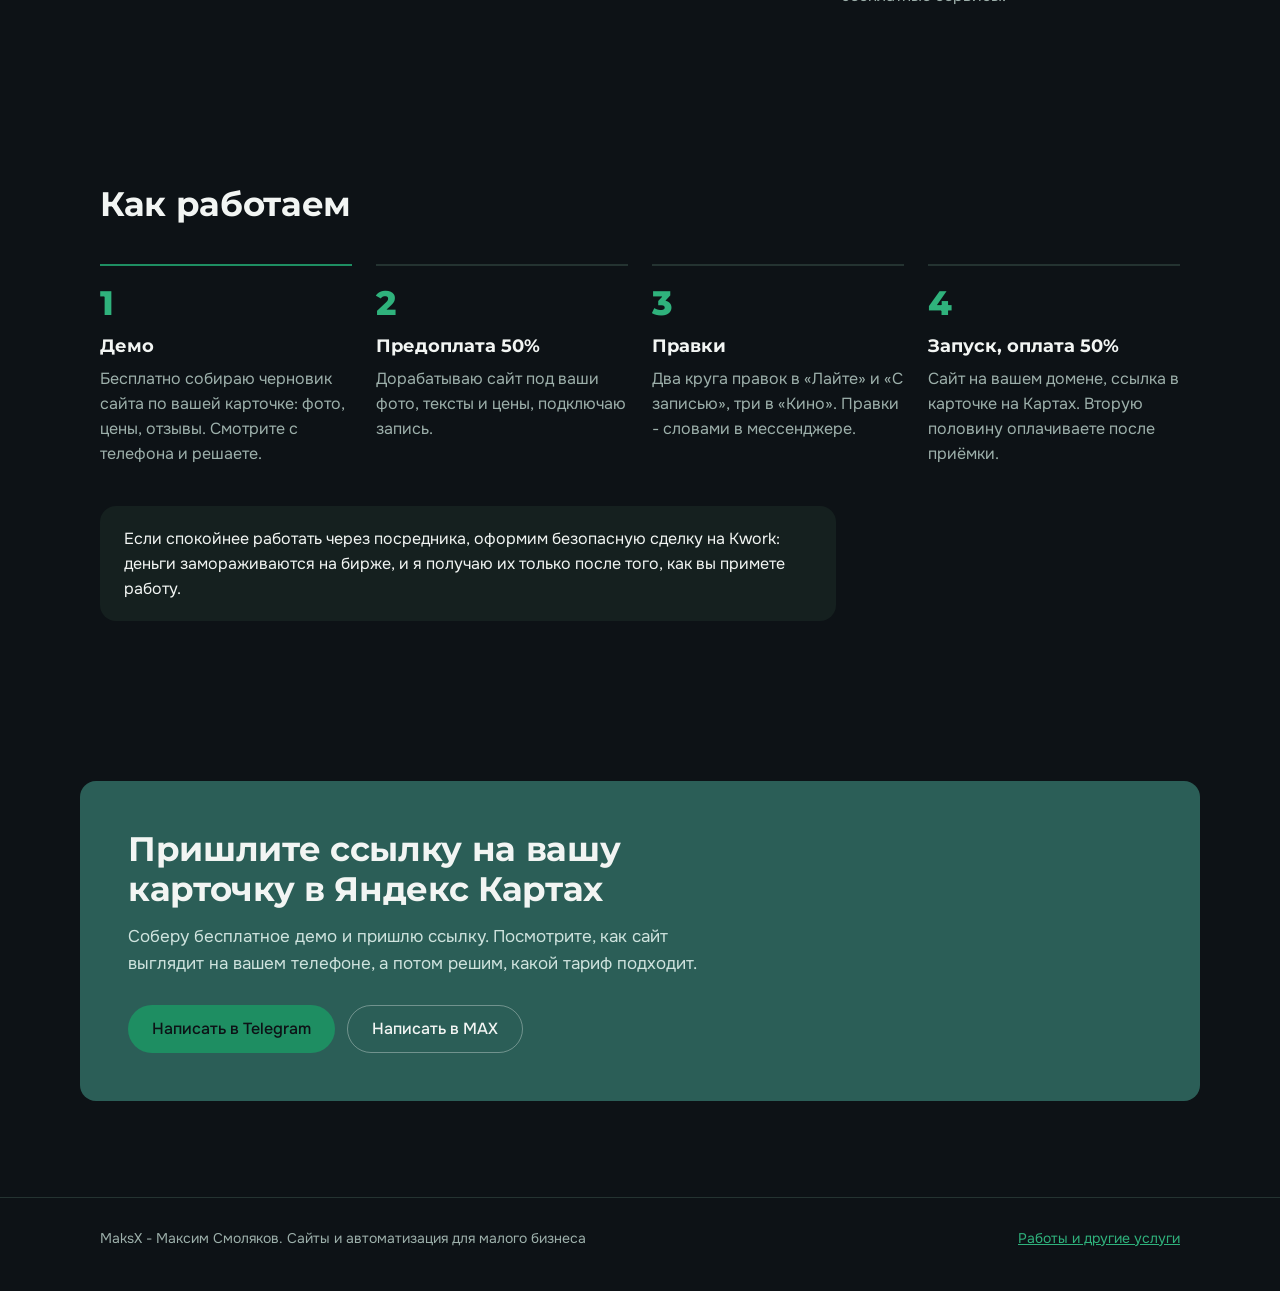
<file: tarify.html>
<!doctype html>
<html lang="ru">
<head>
<meta charset="utf-8">
<meta name="viewport" content="width=device-width, initial-scale=1">
<title>Тарифы на сайт - MaksX</title>
<meta name="description" content="Сайт для мастера, салона или студии: Лайт 10 000 ₽, С записью 20 000 ₽, Кино 39 000 ₽. Бесплатное демо до оплаты.">
<link rel="icon" href="brand/logo/png/maksx-mark-32.png">
<link rel="apple-touch-icon" href="brand/logo/png/maksx-mark-180.png">
<link rel="preconnect" href="https://fonts.googleapis.com">
<link rel="preconnect" href="https://fonts.gstatic.com" crossorigin>
<link rel="stylesheet" href="https://fonts.googleapis.com/css2?family=Montserrat:wght@700;800&family=Onest:wght@400;500&display=swap">
<link rel="stylesheet" href="brand/colors/brand.css">
<style>
  :root {
    --font-display: "Montserrat", "Arial", sans-serif;
    --font-sans: "Onest", "Segoe UI", system-ui, sans-serif;
    --wrap: 1120px;
  }
  *, *::before, *::after { box-sizing: border-box; }
  html { -webkit-text-size-adjust: 100%; }
  body {
    margin: 0;
    background: var(--night);
    color: var(--ink);
    font: 400 16px/25px var(--font-sans);
  }
  a { color: var(--bug-text); }
  a:focus-visible, button:focus-visible { outline: none; box-shadow: var(--focus-ring); }
  .wrap { max-width: var(--wrap); margin: 0 auto; padding: 0 20px; }
  h1, h2, h3 { font-family: var(--font-display); margin: 0; }
  h2 { font-size: 34px; line-height: 40px; font-weight: 700; letter-spacing: -0.01em; }
  p { margin: 0; }

  .btn {
    display: inline-flex; align-items: center; justify-content: center; gap: 10px;
    min-height: 48px; padding: 0 24px;
    border-radius: var(--radius-pill);
    background: var(--bug); color: var(--on-bug);
    font: 500 16px/1 var(--font-sans); text-decoration: none;
    border: 0; cursor: pointer;
  }
  .btn:hover { background: var(--bug-text); }
  .btn-ghost { background: transparent; color: var(--ink); border: 1px solid var(--line); }
  .btn-ghost:hover { background: var(--night-raised); }

  /* Шапка */
  .top { display: flex; align-items: center; justify-content: space-between; padding: 20px 0; }
  .logo { font: 700 30px/1 var(--font-display); letter-spacing: -0.01em; color: var(--ink); text-decoration: none; }
  .logo b { color: var(--bug); font-weight: 700; }
  .top .btn { min-height: 40px; padding: 0 18px; font-size: 15px; }

  /* Первый экран */
  .hero { display: grid; grid-template-columns: 1fr 340px; gap: 56px; align-items: center; padding: 40px 0 88px; }
  .hero h1 { font-size: 52px; line-height: 58px; font-weight: 800; letter-spacing: -0.02em; }
  .hero h1 span { display: block; }
  .lead { font-size: 19px; line-height: 29px; font-weight: 500; color: var(--ink-muted); max-width: 34em; margin-top: 24px; }
  .sticker {
    display: inline-block; margin-top: 32px; padding: 14px 20px;
    background: var(--volt); color: var(--on-volt);
    border-radius: var(--radius-lg);
    font: 500 16px/23px var(--font-sans); max-width: 30em;
    transform: rotate(-1.2deg);
  }
  .sticker strong { font: 800 18px/1 var(--font-display); display: block; margin-bottom: 6px; }

  /* Телефон */
  .stage { display: flex; flex-direction: column; align-items: center; gap: 20px; }
  .tabs { display: flex; gap: 4px; padding: 4px; background: var(--night-raised); border-radius: var(--radius-pill); }
  .tab {
    border: 0; background: transparent; color: var(--ink-muted);
    font: 500 15px/1 var(--font-sans); padding: 11px 16px; border-radius: var(--radius-pill); cursor: pointer;
  }
  .tab[aria-selected="true"] { background: var(--glass); color: var(--on-glass); }
  .phone {
    width: 260px; height: 520px; padding: 10px;
    background: var(--deep); border-radius: 40px;
    border: 1px solid var(--line);
  }
  .screen { position: relative; height: 100%; border-radius: 31px; overflow: hidden; background: #F4F1EC; }
  .view { position: absolute; inset: 0; padding: 30px 16px 16px; opacity: 0; visibility: hidden; transition: opacity .25s ease; }
  .view.on { opacity: 1; visibility: visible; }
  .caption { text-align: center; font-size: 15px; line-height: 22px; color: var(--ink-muted); min-height: 44px; max-width: 300px; }
  .caption b { color: var(--ink); font-weight: 500; }

  /* Схема сайта внутри телефона - условные блоки, не настоящий сайт */
  .s-bar { height: 8px; border-radius: 4px; background: #D9D3CA; }
  .s-title { height: 16px; width: 78%; border-radius: 5px; background: #2B2724; margin: 14px 0 8px; }
  .s-sub { width: 60%; }
  .s-photo { border-radius: 12px; background: #C9B9A6; }
  .s-hero-photo { height: 132px; margin-top: 12px; }
  .s-grid { display: grid; grid-template-columns: 1fr 1fr 1fr; gap: 6px; margin-top: 14px; }
  .s-grid .s-photo { height: 58px; }
  .s-price { display: flex; justify-content: space-between; align-items: center; padding: 9px 0; border-bottom: 1px solid #E2DBD1; }
  .s-price .s-bar { width: 52%; }
  .s-price i { width: 34px; height: 8px; border-radius: 4px; background: #2B2724; }
  .s-review { margin-top: 12px; padding: 10px; background: #fff; border-radius: 10px; }
  .s-stars { color: #E2A81C; font-size: 11px; letter-spacing: 1px; line-height: 1; margin-bottom: 7px; }
  .s-contacts { position: absolute; left: 16px; right: 16px; bottom: 16px; display: flex; gap: 6px; }
  .s-contacts span { flex: 1; height: 34px; border-radius: 17px; background: #2B2724; }
  .s-contacts span:first-child { background: #25A35A; }
  .s-slots { display: flex; gap: 6px; margin-top: 10px; flex-wrap: wrap; }
  .s-slots span { font: 500 11px/1 var(--font-sans); color: #2B2724; padding: 7px 9px; border-radius: 8px; background: #fff; border: 1px solid #E2DBD1; }
  .s-slots span.pick { background: #2B2724; color: #fff; border-color: #2B2724; }
  .s-days { display: flex; gap: 5px; margin-top: 12px; }
  .s-days span { flex: 1; text-align: center; font: 500 10px/1 var(--font-sans); color: #8A7F74; padding: 7px 0; border-radius: 8px; background: #fff; }
  .s-days span.pick { background: #C9B9A6; color: #2B2724; }
  .s-book { position: absolute; left: 16px; right: 16px; bottom: 16px; height: 40px; border-radius: 20px; background: #25A35A; color: #fff; font: 500 13px/40px var(--font-sans); text-align: center; }
  .s-label { font: 500 11px/1 var(--font-sans); color: #8A7F74; margin-top: 16px; }

  .view-kino { background: #17110E; padding: 0; }
  .kino-strip { position: absolute; left: 0; right: 0; top: 0; display: flex; flex-direction: column; animation: reel 9s ease-in-out infinite; }
  .kino-frame { height: 300px; flex: none; position: relative; overflow: hidden; }
  .kino-frame .bg { position: absolute; inset: 0; }
  .kino-frame:nth-child(1) .bg { background: radial-gradient(120% 80% at 30% 20%, #8C5E43 0%, #3A2419 55%, #17110E 100%); }
  .kino-frame:nth-child(2) .bg { background: radial-gradient(110% 90% at 70% 40%, #6E7A5E 0%, #2C3024 55%, #17110E 100%); }
  .kino-frame:nth-child(3) .bg { background: radial-gradient(120% 80% at 40% 60%, #A07A55 0%, #45301F 55%, #17110E 100%); }
  .kino-frame .txt { position: absolute; left: 18px; right: 40px; bottom: 34px; }
  .kino-frame .t1 { height: 18px; width: 90%; border-radius: 4px; background: #F4ECE2; margin-bottom: 8px; }
  .kino-frame .t2 { height: 18px; width: 64%; border-radius: 4px; background: #F4ECE2; }
  .kino-frame .t3 { height: 7px; width: 70%; border-radius: 4px; background: #F4ECE2; opacity: .45; margin-top: 14px; }
  .letterbox { position: absolute; left: 0; right: 0; height: 26px; background: #000; z-index: 2; }
  .letterbox.up { top: 0; } .letterbox.down { bottom: 0; }
  .kino-book { position: absolute; left: 16px; right: 16px; bottom: 36px; z-index: 3; height: 38px; border-radius: 19px; background: #F4ECE2; color: #17110E; font: 500 13px/38px var(--font-sans); text-align: center; }
  @keyframes reel {
    0%, 22% { transform: translateY(0); }
    33%, 55% { transform: translateY(-300px); }
    66%, 88% { transform: translateY(-600px); }
    100% { transform: translateY(0); }
  }

  /* Тарифы */
  section { padding: 88px 0; }
  .sec-head { max-width: 40em; margin-bottom: 40px; }
  .sec-head p { color: var(--ink-muted); margin-top: 12px; font-size: 17px; line-height: 27px; }
  .plans { display: grid; grid-template-columns: repeat(3, 1fr); gap: 16px; align-items: stretch; }
  .plan { display: flex; flex-direction: column; padding: 28px; border-radius: var(--radius-lg); background: var(--night-raised); }
  .plan.main { background: var(--glass); color: var(--on-glass); }
  .plan-name { font: 700 24px/30px var(--font-display); }
  .plan-tag { display: inline-block; margin-left: 8px; vertical-align: 3px; padding: 5px 10px; border-radius: var(--radius-pill); background: var(--night); color: var(--ink); font: 500 13px/1 var(--font-sans); }
  .plan-price { font: 800 40px/1 var(--font-display); letter-spacing: -0.02em; margin-top: 20px; white-space: nowrap; }
  .plan-term { margin-top: 8px; color: var(--ink-muted); font-size: 15px; }
  .plan.main .plan-term, .plan.main .plan-for, .plan.main .plan-base { color: #CFE3DE; }
  .plan-for { margin-top: 20px; color: var(--ink-muted); }
  .plan-base { margin-top: 24px; padding-top: 20px; border-top: 1px solid var(--line); color: var(--ink-muted); font-size: 15px; }
  .plan.main .plan-base { border-color: rgba(242,245,243,.22); }
  .plan ul { list-style: none; padding: 0; margin: 16px 0 28px; display: grid; gap: 10px; }
  .plan li { position: relative; padding-left: 26px; }
  .plan li::before { content: ""; position: absolute; left: 2px; top: 8px; width: 12px; height: 7px; border-left: 2px solid var(--bug-text); border-bottom: 2px solid var(--bug-text); transform: rotate(-45deg); }
  .plan.main li::before { border-color: var(--on-glass); }
  .plan .btn { margin-top: auto; }
  .plan.main .btn { background: var(--night); color: var(--ink); }
  .plan.main .btn:hover { background: var(--deep); }

  /* Сравнение с рынком */
  .market { background: var(--deep); }
  .scale-row { display: grid; grid-template-columns: 180px 1fr; gap: 24px; align-items: center; padding: 22px 0; border-top: 1px solid var(--line); }
  .scale-row:last-of-type { border-bottom: 1px solid var(--line); }
  .scale-name { font: 700 18px/24px var(--font-display); }
  .scale-name small { display: block; font: 400 14px/20px var(--font-sans); color: var(--ink-muted); margin-top: 2px; }
  .track { position: relative; height: 64px; }
  .track::before { content: ""; position: absolute; left: 0; right: 0; top: 30px; height: 2px; background: var(--line); }
  .band { position: absolute; top: 24px; height: 14px; border-radius: 7px; background: var(--line); }
  .band.studio { background: #3A4F4B; }
  .band.open { border-top-right-radius: 0; border-bottom-right-radius: 0; }
  .band-label { position: absolute; top: 44px; font-size: 13px; line-height: 18px; color: var(--ink-muted); white-space: nowrap; transform: translateX(-50%); }
  .me { position: absolute; top: 20px; width: 22px; height: 22px; margin-left: -11px; border-radius: 50%; background: var(--bug); border: 3px solid var(--deep); }
  .me-label { position: absolute; top: 0; transform: translateX(-50%); font: 700 14px/18px var(--font-display); color: var(--bug-text); white-space: nowrap; }
  .axis { display: grid; grid-template-columns: 180px 1fr; gap: 24px; margin-top: 12px; }
  .axis-ticks { position: relative; height: 18px; font-size: 13px; color: var(--ink-muted); }
  .axis-ticks span { position: absolute; transform: translateX(-50%); white-space: nowrap; }
  .axis-ticks span:first-child { transform: none; }
  .axis-ticks span:last-child { transform: translateX(-100%); }
  .legend { display: flex; flex-wrap: wrap; gap: 20px; margin-top: 28px; font-size: 14px; color: var(--ink-muted); }
  .legend i { display: inline-block; width: 22px; height: 10px; border-radius: 5px; margin-right: 8px; vertical-align: 0; }
  .legend .dot { width: 14px; height: 14px; border-radius: 50%; background: var(--bug); vertical-align: -2px; }
  .note { margin-top: 20px; font-size: 14px; line-height: 21px; color: var(--ink-muted); max-width: 60em; }

  /* Отдельные расходы */
  .extra { display: grid; grid-template-columns: repeat(3, 1fr); gap: 32px; }
  .extra h3 { font-size: 20px; line-height: 26px; }
  .extra .sum { font: 700 18px/24px var(--font-display); color: var(--bug-text); margin-top: 10px; }
  .extra p { color: var(--ink-muted); margin-top: 10px; }

  /* Как работаем */
  .steps { list-style: none; padding: 0; margin: 0; display: grid; grid-template-columns: repeat(4, 1fr); gap: 24px; counter-reset: step; }
  .steps li { counter-increment: step; padding-top: 20px; border-top: 2px solid var(--line); }
  .steps li:first-child { border-color: var(--bug); }
  .steps li::before { content: counter(step); display: block; font: 800 34px/1 var(--font-display); color: var(--bug-text); margin-bottom: 14px; }
  .steps h3 { font-size: 18px; line-height: 24px; }
  .steps p { color: var(--ink-muted); margin-top: 8px; }
  .safe { margin-top: 40px; padding: 20px 24px; border-radius: var(--radius-lg); background: var(--night-raised); max-width: 46em; }

  /* Финал */
  .final { padding: 72px 0 96px; }
  .final-box { padding: 48px; border-radius: var(--radius-lg); background: var(--glass); color: var(--on-glass); }
  .final-box h2 { max-width: 18em; }
  .final-box p { margin-top: 14px; color: #CFE3DE; max-width: 36em; font-size: 17px; line-height: 27px; }
  .final-actions { display: flex; flex-wrap: wrap; gap: 12px; margin-top: 28px; }
  .final-box .btn-ghost { color: var(--on-glass); border-color: rgba(242,245,243,.35); }
  .final-box .btn-ghost:hover { background: rgba(13,18,22,.2); }
  footer { padding: 28px 0 40px; border-top: 1px solid var(--line); color: var(--ink-muted); font-size: 14px; }
  footer .wrap { display: flex; flex-wrap: wrap; justify-content: space-between; gap: 12px; }

  @media (max-width: 960px) {
    .hero { grid-template-columns: 1fr; gap: 48px; padding-bottom: 64px; }
    .plans { grid-template-columns: 1fr; max-width: 560px; }
    .extra { grid-template-columns: 1fr; gap: 28px; }
    .steps { grid-template-columns: 1fr 1fr; }
  }
  @media (max-width: 600px) {
    body { font-size: 16px; }
    .wrap { padding: 0 16px; }
    .hero { padding-top: 16px; }
    .hero h1 { font-size: 36px; line-height: 41px; }
    h2 { font-size: 28px; line-height: 34px; }
    section { padding: 64px 0; }
    .plan { padding: 24px; }
    .scale-row, .axis { grid-template-columns: 1fr; gap: 6px; }
    .axis > div:first-child { display: none; }
    .steps { grid-template-columns: 1fr; }
    .final-box { padding: 28px 22px; }
    .top .btn span { display: none; }
  }
  @media (max-width: 360px) {
    .tab { padding: 10px 11px; font-size: 14px; }
    .plan-price { font-size: 34px; }
  }
  @media (prefers-reduced-motion: reduce) {
    .kino-strip { animation: none; }
    .view { transition: none; }
  }
</style>
</head>
<body>

<div class="wrap">
  <header class="top">
    <a class="logo" href="./" aria-label="MaksX - на главную">Maks<b>X</b></a>
    <a class="btn btn-ghost" href="https://t.me/MaxSmoll">Написать <span>в Telegram</span></a>
  </header>

  <div class="hero">
    <div>
      <h1><span>Сайт для мастера,</span> <span>салона или студии</span> <span>от 10 000 ₽</span></h1>
      <p class="lead">Одна страница, где клиент видит цены, ваши работы и отзывы и сразу записывается. Срок 2-7 дней, цена известна до начала работы.</p>
      <p class="sticker"><strong>Демо - бесплатно</strong>Соберу черновик сайта по вашей карточке на Яндекс Картах. Вы увидите, как он выглядит, прежде чем платить.</p>
    </div>

    <div class="stage">
      <div class="tabs" role="tablist" aria-label="Как выглядит сайт в каждом тарифе">
        <button class="tab" role="tab" id="t-lite" aria-controls="v-lite" aria-selected="false" tabindex="-1">Лайт</button>
        <button class="tab" role="tab" id="t-book" aria-controls="v-book" aria-selected="true">С записью</button>
        <button class="tab" role="tab" id="t-kino" aria-controls="v-kino" aria-selected="false" tabindex="-1">Кино</button>
      </div>

      <div class="phone" aria-hidden="true">
        <div class="screen">
          <div class="view" id="v-lite" role="tabpanel" aria-labelledby="t-lite">
            <div class="s-bar" style="width:34%"></div>
            <div class="s-title"></div>
            <div class="s-bar s-sub"></div>
            <div class="s-photo s-hero-photo"></div>
            <div class="s-price"><span class="s-bar"></span><i></i></div>
            <div class="s-price"><span class="s-bar" style="width:44%"></span><i></i></div>
            <div class="s-price"><span class="s-bar" style="width:58%"></span><i></i></div>
            <div class="s-review"><div class="s-stars">★★★★★</div><div class="s-bar"></div></div>
            <div class="s-contacts"><span></span><span></span><span></span></div>
          </div>

          <div class="view on" id="v-book" role="tabpanel" aria-labelledby="t-book">
            <div class="s-bar" style="width:34%"></div>
            <div class="s-title" style="width:66%"></div>
            <div class="s-grid"><div class="s-photo"></div><div class="s-photo"></div><div class="s-photo"></div></div>
            <div class="s-label">Выберите день</div>
            <div class="s-days"><span>пн</span><span class="pick">вт</span><span>ср</span><span>чт</span><span>пт</span></div>
            <div class="s-label">Свободное время</div>
            <div class="s-slots"><span>10:00</span><span class="pick">12:30</span><span>15:00</span><span>17:30</span><span>19:00</span></div>
            <div class="s-price" style="margin-top:12px"><span class="s-bar"></span><i></i></div>
            <div class="s-book">Записаться</div>
          </div>

          <div class="view view-kino" id="v-kino" role="tabpanel" aria-labelledby="t-kino">
            <div class="letterbox up"></div>
            <div class="kino-strip">
              <div class="kino-frame"><div class="bg"></div><div class="txt"><div class="t1"></div><div class="t2"></div><div class="t3"></div></div></div>
              <div class="kino-frame"><div class="bg"></div><div class="txt"><div class="t1" style="width:70%"></div><div class="t3"></div></div></div>
              <div class="kino-frame"><div class="bg"></div><div class="txt"><div class="t1" style="width:80%"></div><div class="t2" style="width:50%"></div></div></div>
            </div>
            <div class="kino-book">Записаться</div>
            <div class="letterbox down"></div>
          </div>
        </div>
      </div>

      <p class="caption" id="caption" aria-live="polite"></p>
    </div>
  </div>
</div>

<section id="tarify">
  <div class="wrap">
    <div class="sec-head">
      <h2>Тарифы</h2>
      <p>Каждый следующий тариф включает всё из предыдущего. Тексты, фото и цены берём из вашей карточки на Картах, недостающее дополните вы.</p>
    </div>

    <div class="plans">
      <article class="plan">
        <h3 class="plan-name">Лайт</h3>
        <p class="plan-price">10 000 ₽</p>
        <p class="plan-term">2-3 дня</p>
        <p class="plan-for">Когда сайта нет совсем и нужна понятная страница вместо пустой ссылки в карточке.</p>
        <ul>
          <li>Одна страница: о вас, услуги и цены, фото работ, отзывы с Карт, адрес и карта</li>
          <li>Кнопки «Позвонить», WhatsApp, Telegram, MAX</li>
          <li>Удобно смотреть с телефона</li>
          <li>Подключение вашего домена и ссылка в карточке на Яндекс Картах</li>
          <li>2 круга правок</li>
        </ul>
        <a class="btn" href="https://t.me/MaxSmoll">Хочу «Лайт»</a>
      </article>

      <article class="plan main">
        <h3 class="plan-name">С записью <span class="plan-tag">Подойдёт большинству</span></h3>
        <p class="plan-price">20 000 ₽</p>
        <p class="plan-term">3-5 дней</p>
        <p class="plan-for">Когда хочется, чтобы клиенты записывались сами, без переписки и звонков.</p>
        <p class="plan-base">Всё из «Лайта», плюс:</p>
        <ul>
          <li>Онлайн-запись: YCLIENTS, SONLINE, DIKIDI или заявка, которая сразу приходит вам в Telegram</li>
          <li>Прайс по категориям, мастера, ответы на частые вопросы</li>
          <li>Яндекс Метрика: видно, сколько людей нажали «Записаться»</li>
          <li>Базовая настройка под поиск Яндекса</li>
          <li>Первый месяц сопровождения бесплатно</li>
        </ul>
        <a class="btn" href="https://t.me/MaxSmoll">Хочу «С записью»</a>
      </article>

      <article class="plan">
        <h3 class="plan-name">Кино</h3>
        <p class="plan-price">39 000 ₽</p>
        <p class="plan-term">5-7 дней</p>
        <p class="plan-for">Когда важно выделиться среди соседей: премиальный салон, барбершоп, студия.</p>
        <p class="plan-base">Всё из «С записью», плюс:</p>
        <ul>
          <li>Сцены при прокрутке: кадры сменяются как в фильме</li>
          <li>Картинки в ваших цветах: ваши фото и иллюстрации, созданные нейросетью</li>
          <li>Вертикальный ролик о сайте на 30-50 секунд для сторис, ВК и Telegram</li>
          <li>3 круга правок</li>
        </ul>
        <a class="btn" href="https://t.me/MaxSmoll">Хочу «Кино»</a>
      </article>
    </div>
  </div>
</section>

<section class="market">
  <div class="wrap">
    <div class="sec-head">
      <h2>Сколько это стоит в Москве</h2>
      <p>Я сравнил прайсы частных исполнителей и веб-студий в октябре 2026 года. Студии берут больше за менеджеров, офис и долгие согласования. Я делаю сайт сам, и демо вы видите ещё до оплаты.</p>
    </div>

    <div class="scale" role="img" aria-label="Лайт: частные исполнители 5-20 тысяч, у меня 10 тысяч. С записью: готовые шаблоны около 30 тысяч, студии 70-100 тысяч, у меня 20 тысяч. Кино: студии от 80 до 300 тысяч, у меня 39 тысяч.">
      <div class="scale-row">
        <div class="scale-name">Лайт<small>простая страница</small></div>
        <div class="track">
          <div class="band" style="left:4.17%;width:12.5%"></div>
          <div class="band-label" style="left:4.17%;transform:none">частники 5-20 тыс.</div>
          <div class="me" style="left:8.33%"></div>
          <div class="me-label" style="left:8.33%">10 000</div>
        </div>
      </div>
      <div class="scale-row">
        <div class="scale-name">С записью<small>страница + онлайн-запись</small></div>
        <div class="track">
          <div class="band" style="left:24%;width:2px"></div>
          <div class="band-label" style="left:25%">шаблон ~30 тыс.</div>
          <div class="band studio" style="left:58.3%;width:25%"></div>
          <div class="band-label" style="left:70.8%">студии 70-100 тыс.</div>
          <div class="me" style="left:16.67%"></div>
          <div class="me-label" style="left:16.67%">20 000</div>
        </div>
      </div>
      <div class="scale-row">
        <div class="scale-name">Кино<small>сайт с анимацией</small></div>
        <div class="track">
          <div class="band studio open" style="left:66.7%;width:33.3%"></div>
          <div class="band-label" style="right:0;transform:none">студии 80-300 тыс.</div>
          <div class="me" style="left:32.5%"></div>
          <div class="me-label" style="left:32.5%">39 000</div>
        </div>
      </div>
      <div class="axis">
        <div></div>
        <div class="axis-ticks"><span style="left:0">0</span><span style="left:25%">30 тыс.</span><span style="left:50%">60 тыс.</span><span style="left:75%">90 тыс.</span><span style="left:100%">120+ тыс.</span></div>
      </div>
    </div>

    <div class="legend">
      <span><i style="background:var(--line)"></i>частные исполнители и шаблоны</span>
      <span><i style="background:#3A4F4B"></i>веб-студии</span>
      <span><i class="dot"></i>MaksX</span>
    </div>
    <p class="note">Источники: Профи.ру, YouDo, прайсы московских студий (Lead.Media, Grampus, Pixel Plus, Darvin Digital, avodigital) и обзоры цен на лендинги за 2026 год.</p>
  </div>
</section>

<section>
  <div class="wrap">
    <div class="sec-head">
      <h2>Что оплачивается отдельно</h2>
      <p>Чтобы через месяц не было сюрпризов, перечисляю всё заранее.</p>
    </div>
    <div class="extra">
      <div>
        <h3>Сопровождение</h3>
        <p class="sum">3 000 ₽ в месяц, по желанию</p>
        <p>Меняю цены и фото, добавляю акции, делаю мелкие правки до часа в месяц, слежу, чтобы сайт и запись работали.</p>
      </div>
      <div>
        <h3>Домен и хостинг</h3>
        <p class="sum">от нескольких сотен ₽ в год</p>
        <p>Домен вида salon.ru оформляется на вас. Хостинг на GitHub Pages бесплатный. Если нужна Тильда, её тариф стоит около 750 ₽ в месяц.</p>
      </div>
      <div>
        <h3>Сервис онлайн-записи</h3>
        <p class="sum">только если его ещё нет</p>
        <p>Если вы уже записываете через YCLIENTS или DIKIDI, подключу его. Если нет, подберём вариант: у YCLIENTS подписка примерно от 690 ₽ в месяц, есть и бесплатные сервисы.</p>
      </div>
    </div>
  </div>
</section>

<section>
  <div class="wrap">
    <div class="sec-head">
      <h2>Как работаем</h2>
    </div>
    <ol class="steps">
      <li><h3>Демо</h3><p>Бесплатно собираю черновик сайта по вашей карточке: фото, цены, отзывы. Смотрите с телефона и решаете.</p></li>
      <li><h3>Предоплата 50%</h3><p>Дорабатываю сайт под ваши фото, тексты и цены, подключаю запись.</p></li>
      <li><h3>Правки</h3><p>Два круга правок в «Лайте» и «С записью», три в «Кино». Правки - словами в мессенджере.</p></li>
      <li><h3>Запуск, оплата 50%</h3><p>Сайт на вашем домене, ссылка в карточке на Картах. Вторую половину оплачиваете после приёмки.</p></li>
    </ol>
    <p class="safe">Если спокойнее работать через посредника, оформим безопасную сделку на Kwork: деньги замораживаются на бирже, и я получаю их только после того, как вы примете работу.</p>
  </div>
</section>

<div class="wrap final">
  <div class="final-box">
    <h2>Пришлите ссылку на вашу карточку в Яндекс Картах</h2>
    <p>Соберу бесплатное демо и пришлю ссылку. Посмотрите, как сайт выглядит на вашем телефоне, а потом решим, какой тариф подходит.</p>
    <div class="final-actions">
      <a class="btn" href="https://t.me/MaxSmoll">Написать в Telegram</a>
      <a class="btn btn-ghost" href="https://max.ru/u/f9LHodD0cOKWJ7ifAfs9Ckm4t7YH3zszXqfkqQuyvrZZg6iDipzBP9mNk2c">Написать в MAX</a>
    </div>
  </div>
</div>

<footer>
  <div class="wrap">
    <span>MaksX - Максим Смоляков. Сайты и автоматизация для малого бизнеса</span>
    <a href="./">Работы и другие услуги</a>
  </div>
</footer>

<script>
  (function () {
    var captions = {
      "t-lite": "<b>Лайт - 10 000 ₽.</b> Цены, работы, отзывы и кнопки для связи.",
      "t-book": "<b>С записью - 20 000 ₽.</b> Клиент сам выбирает день и время.",
      "t-kino": "<b>Кино - 39 000 ₽.</b> Кадры сменяются при прокрутке, как в фильме."
    };
    var tabs = Array.prototype.slice.call(document.querySelectorAll(".tab"));
    var caption = document.getElementById("caption");
    function select(tab, focus) {
      tabs.forEach(function (t) {
        var on = t === tab;
        t.setAttribute("aria-selected", on ? "true" : "false");
        t.tabIndex = on ? 0 : -1;
        document.getElementById(t.getAttribute("aria-controls")).classList.toggle("on", on);
      });
      caption.innerHTML = captions[tab.id];
      if (focus) tab.focus();
    }
    tabs.forEach(function (t, i) {
      t.addEventListener("click", function () { select(t); });
      t.addEventListener("keydown", function (e) {
        var d = e.key === "ArrowRight" ? 1 : e.key === "ArrowLeft" ? -1 : 0;
        if (d) { e.preventDefault(); select(tabs[(i + d + tabs.length) % tabs.length], true); }
      });
    });
    select(document.getElementById("t-book"));
  })();
</script>
</body>
</html>
</file>
<file: brand/colors/brand.css>
/* MaksX - цвета бренда. Источник: брендбук https://claude.ai/artifact/R4E1q9jhcCsHXaWXZqQXwu
   Основная тема тёмная (как YouTube-канал). Светлая - атрибут data-theme="light" на <html>. */

:root {
  color-scheme: dark;
  --night: #0D1216;         /* фон страницы */
  --night-raised: #15201F;  /* карточки, формы */
  --line: #243331;          /* разделители, рамки полей */
  --ink: #F2F5F3;           /* основной текст */
  --ink-muted: #9DB0AB;     /* подписи, даты */
  --bug: #1E8E62;           /* фирменный зелёный: "X" в логотипе, кнопки */
  --bug-text: #2FB27C;      /* зелёные ссылки и мелкий текст на тёмном */
  --on-bug: #0D1216;        /* текст на кнопке bug */
  --glass: #2B5E57;         /* бирюза треснувшего стекла: крупные плашки */
  --on-glass: #F2F5F3;      /* текст на glass */
  --volt: #FFD21F;          /* жёлтый сигнал: одно пятно на экран */
  --on-volt: #0D1216;       /* текст на volt */
  --deep: #1B2B29;          /* тёмные секции, блоки кода и схем */

  --space-8: 8px;
  --space-16: 16px;
  --space-24: 24px;
  --space-48: 48px;

  --radius-sm: 6px;         /* поля ввода */
  --radius-lg: 16px;        /* карточки, плашки */
  --radius-pill: 999px;     /* кнопки, теги */

  --focus-ring: 0 0 0 2px var(--night), 0 0 0 4px var(--bug-text);
}

:root[data-theme="light"] {
  color-scheme: light;
  --night: #F2F5F3;
  --night-raised: #FFFFFF;
  --line: #D3DCD8;
  --ink: #0D1216;
  --ink-muted: #4A5A56;
  --bug: #157A52;
  --bug-text: #157A52;
  --on-bug: #FFFFFF;
  --deep: #0D1216;
}
</file>
<file: styles.css>
/* MaksX - визитка «сайты с помощью нейросетей».
   Цвета только из brand/colors/brand.css. Тени не используем - объекты разделяет тон фона. */

:root {
  --font-display: "Montserrat", "Arial", sans-serif;
  --font-sans: "Onest", "Segoe UI", system-ui, sans-serif;
  --wrap: 1180px;
  --gutter: 24px;
}

*, *::before, *::after { box-sizing: border-box; }

html { scroll-behavior: smooth; scroll-padding-top: 80px; }
@media (prefers-reduced-motion: reduce) { html { scroll-behavior: auto; } }

body {
  margin: 0;
  background: var(--night);
  color: var(--ink);
  font: 400 17px/1.6 var(--font-sans);
  -webkit-font-smoothing: antialiased;
}

img { display: block; max-width: 100%; height: auto; }

h1, h2, h3 { font-family: var(--font-display); margin: 0; text-wrap: balance; }
h2 { font-size: clamp(30px, 4vw, 44px); line-height: 1.1; font-weight: 800; letter-spacing: -0.01em; }
h3 { font-size: 20px; line-height: 1.25; font-weight: 700; }
p { margin: 0; }

a { color: var(--bug-text); }
a:focus-visible, button:focus-visible, summary:focus-visible, input:focus-visible, textarea:focus-visible {
  outline: none;
  box-shadow: var(--focus-ring);
  border-radius: var(--radius-sm);
}

.wrap { max-width: var(--wrap); margin: 0 auto; padding: 0 var(--gutter); }

.skip {
  position: absolute; left: 16px; top: -60px; z-index: 50;
  background: var(--bug); color: var(--on-bug); padding: 10px 16px; border-radius: var(--radius-pill);
}
.skip:focus { top: 12px; }

/* Кнопки и ссылки */
.btn {
  display: inline-flex; align-items: center; justify-content: center;
  min-height: 52px; padding: 0 28px;
  border: 0; border-radius: var(--radius-pill);
  background: var(--bug); color: var(--on-bug);
  font: 700 16px/1 var(--font-display); text-decoration: none; cursor: pointer;
  transition: background-color .15s;
}
.btn:hover { background: var(--bug-text); }
.btn:disabled { opacity: .6; cursor: progress; }
.btn-sm { min-height: 40px; padding: 0 18px; font-size: 14px; }

.link {
  color: var(--ink); font-weight: 500;
  text-decoration: underline; text-decoration-color: var(--bug-text);
  text-decoration-thickness: 2px; text-underline-offset: 5px;
}
.link:hover { color: var(--bug-text); }

/* Шапка */
.top {
  position: sticky; top: 0; z-index: 20;
  background: color-mix(in srgb, var(--night) 92%, transparent);
  backdrop-filter: blur(8px);
  border-bottom: 1px solid var(--line);
}
.top-in { display: flex; align-items: center; gap: 32px; min-height: 68px; }
.logo {
  font: 700 26px/1 var(--font-display); letter-spacing: -0.01em;
  color: var(--ink); text-decoration: none;
}
.logo span { color: var(--bug); }
.nav { display: flex; gap: 28px; margin-left: auto; }
.nav a { color: var(--ink-muted); text-decoration: none; font-size: 15px; font-weight: 500; }
.nav a:hover { color: var(--ink); }

/* Первый экран */
.hero { padding: 64px 0 88px; }
.hero-in {
  display: grid; gap: 56px;
  grid-template-columns: minmax(0, 5fr) minmax(0, 7fr);
  align-items: center;
}
.hero h1 {
  font-size: clamp(36px, 5vw, 60px); line-height: 1.04; font-weight: 800;
  letter-spacing: -0.02em; max-width: 13ch;
}
.lead { margin-top: 28px; font-size: 19px; line-height: 1.55; font-weight: 500; max-width: 34em; }
.hero-more { margin-top: 16px; color: var(--ink-muted); max-width: 34em; }
.hero-cta { display: flex; align-items: center; gap: 28px; flex-wrap: wrap; margin-top: 36px; }
.hero-note { margin-top: 20px; font-size: 14px; color: var(--ink-muted); }

/* Окно браузера с работами - главный элемент страницы */
.browser {
  position: relative; margin: 0;
  background: var(--night-raised);
  border: 1px solid var(--line);
  border-radius: var(--radius-lg);
}
.browser-bar { display: flex; align-items: flex-end; gap: 14px; padding: 12px 14px 0; }
.dots { display: flex; gap: 6px; padding-bottom: 14px; flex: none; }
.dots i { width: 10px; height: 10px; border-radius: 50%; background: var(--line); }
.tabs {
  display: flex; gap: 2px; min-width: 0;
  overflow-x: auto; scrollbar-width: none;
}
.tabs::-webkit-scrollbar { display: none; }
.tabs button {
  flex: none;
  padding: 9px 16px 11px;
  border: 0; border-radius: 10px 10px 0 0;
  background: transparent; color: var(--ink-muted);
  font: 500 14px/1 var(--font-sans); cursor: pointer;
}
.tabs button:hover { color: var(--ink); }
.tabs button[aria-selected="true"] { background: var(--deep); color: var(--ink); }
.browser-addr { background: var(--deep); padding: 8px 14px; }
.addr {
  display: block; padding: 7px 14px;
  background: var(--night); border-radius: var(--radius-pill);
  color: var(--ink-muted); font-size: 13px;
}
.browser-view { background: var(--deep); padding: 0 14px 14px; }
.browser-view img {
  width: 100%; aspect-ratio: 16 / 10; object-fit: cover; object-position: top;
  border-radius: 8px;
  transition: opacity .25s;
}
.browser-view img.is-swapping { opacity: 0; }
.browser-cap { padding: 14px 190px 16px 18px; color: var(--ink-muted); font-size: 15px; min-height: 3.6em; }

.sticker {
  position: absolute; z-index: 2; right: -18px; bottom: -28px;
  transform: rotate(4deg);
  padding: 12px 18px;
  background: var(--volt); color: var(--on-volt);
  border-radius: var(--radius-sm);
  font: 800 17px/1.15 var(--font-display);
  max-width: 13ch; text-align: center;
}
.sticker:empty { display: none; }

@media (prefers-reduced-motion: reduce) {
  .browser-view img { transition: none; }
}

/* Секции */
.sec { padding: 96px 0; }
.sec-deep { background: var(--deep); }
.sec-lead { margin-top: 18px; color: var(--ink-muted); max-width: 40em; font-size: 18px; }

/* Материалы: две колонки «вы присылаете» - «на сайте» */
.mat { margin-top: 48px; border-top: 1px solid var(--line); }
.mat-head, .mat-row { display: grid; grid-template-columns: 1fr 1fr; gap: 48px; }
.mat-head {
  padding: 16px 0; border-bottom: 1px solid var(--line);
  font: 700 15px/1.3 var(--font-display); color: var(--ink-muted);
}
.mat-head span:last-child { color: var(--bug-text); }
.mat-row { padding: 22px 0; border-bottom: 1px solid var(--line); }
.mat-row p:first-child { color: var(--ink-muted); }
.mat-row p:last-child { font-weight: 500; }

/* Работы */
.case-main {
  display: grid; grid-template-columns: minmax(0, 7fr) minmax(0, 5fr); gap: 56px;
  align-items: center; margin-top: 48px;
}
.case-pics { position: relative; padding-bottom: 18%; }
.case-pics img { border-radius: var(--radius-lg); border: 1px solid var(--line); }
.pic-a { width: 88%; }
.pic-b { position: absolute; right: 0; bottom: 0; width: 52%; }
.case-text { display: grid; gap: 16px; justify-items: start; }
.case-text h3 { font-size: 26px; }
.case-text p:not(.tag) { color: var(--ink-muted); }

.tag {
  display: inline-block; padding: 5px 12px;
  border-radius: var(--radius-pill);
  background: var(--glass); color: var(--on-glass);
  font-size: 13px; font-weight: 500;
}

.case-list { margin-top: 72px; border-top: 1px solid var(--line); }
.case-list .case {
  display: grid; grid-template-columns: 280px minmax(0, 1fr); gap: 36px;
  padding: 32px 0; border-bottom: 1px solid var(--line);
  align-items: start;
}
.case-list img { border-radius: 10px; border: 1px solid var(--line); }
.case-list .case > div { display: grid; gap: 12px; justify-items: start; max-width: 40em; }
.case-list .case p:not(.tag) { color: var(--ink-muted); }

/* Цены */
.price-cols {
  display: grid; grid-template-columns: minmax(0, 1fr) minmax(0, 1fr); gap: 56px;
  margin-top: 48px; align-items: start;
}
.price-h { font-size: 18px; color: var(--ink-muted); padding-bottom: 14px; border-bottom: 1px solid var(--line); }
.price-list { list-style: none; margin: 0; padding: 0; }
.price-list li {
  display: grid; grid-template-columns: minmax(0, 1fr) auto; gap: 8px 24px;
  padding: 20px 0; border-bottom: 1px solid var(--line);
}
.price-list h4 { margin: 0; font: 700 17px/1.3 var(--font-display); }
.price-list p { grid-column: 1; color: var(--ink-muted); font-size: 15px; line-height: 1.5; }
.price-list .price { grid-column: 2; grid-row: 1 / span 2; text-align: right; }
.price-list .price b { display: block; font: 700 17px/1.3 var(--font-display); white-space: nowrap; }
.price-list .price span { display: block; margin-top: 4px; color: var(--ink-muted); font-size: 14px; }
.price-list-main .price b { color: var(--bug-text); font-size: 20px; }

/* Шаги */
.steps {
  list-style: none; margin: 48px 0 0; padding: 0; counter-reset: step;
  display: grid; grid-template-columns: repeat(4, minmax(0, 1fr)); gap: 32px;
}
.steps li { counter-increment: step; display: grid; gap: 10px; align-content: start; }
.steps li::before {
  content: counter(step);
  font: 800 56px/1 var(--font-display); color: var(--glass);
  margin-bottom: 8px;
}
.steps p { color: var(--ink-muted); }

/* Вопросы */
.faq-wrap { display: grid; grid-template-columns: minmax(0, 4fr) minmax(0, 7fr); gap: 56px; align-items: start; }
.faq { border-top: 1px solid var(--line); }
.faq details { border-bottom: 1px solid var(--line); }
.faq summary {
  display: flex; justify-content: space-between; gap: 24px; align-items: center;
  padding: 22px 0; cursor: pointer; list-style: none;
  font: 700 18px/1.35 var(--font-display);
}
.faq summary::-webkit-details-marker { display: none; }
.faq summary::after {
  content: "+"; flex: none; width: 32px; height: 32px; border-radius: 50%;
  display: grid; place-items: center;
  background: var(--night-raised); color: var(--bug-text); font-size: 22px; font-weight: 500;
}
.faq details[open] summary::after { content: "-"; }
.faq details p { padding: 0 48px 24px 0; color: var(--ink-muted); }

/* Заявка */
.contact { background: var(--glass); color: var(--on-glass); }
.contact-in { display: grid; grid-template-columns: minmax(0, 5fr) minmax(0, 6fr); gap: 56px; align-items: start; }
.contact-text > p { margin-top: 18px; font-size: 18px; max-width: 26em; }
.contact .contact-alt { margin-top: 40px; font-size: 15px; }
.contacts { list-style: none; padding: 0; margin: 12px 0 0; display: grid; gap: 10px; }
.contacts a { color: var(--on-glass); font-weight: 500; text-underline-offset: 5px; }

.lead-form {
  display: grid; gap: 22px;
  background: var(--night); color: var(--ink);
  border-radius: var(--radius-lg); padding: 32px;
}
.field { display: grid; gap: 8px; }
.field label, .chips legend { font-size: 15px; font-weight: 500; }
.opt { color: var(--ink-muted); font-weight: 400; }
input[type="text"], textarea {
  width: 100%; padding: 13px 14px;
  background: var(--night-raised); color: var(--ink);
  border: 1px solid var(--line); border-radius: var(--radius-sm);
  font: 400 16px/1.4 var(--font-sans);
}
textarea { resize: vertical; }
input::placeholder, textarea::placeholder { color: var(--ink-muted); opacity: .7; }
[aria-invalid="true"] { border-color: var(--volt); }

.chips { border: 0; margin: 0; padding: 0; display: flex; flex-wrap: wrap; gap: 8px; }
.chips legend { margin-bottom: 10px; padding: 0; }
.chips label { position: relative; }
.chips input { position: absolute; opacity: 0; inset: 0; margin: 0; cursor: pointer; }
.chips span {
  display: inline-block; padding: 9px 14px;
  border: 1px solid var(--line); border-radius: var(--radius-pill);
  font-size: 14px; cursor: pointer;
}
.chips input:checked + span { background: var(--bug); border-color: var(--bug); color: var(--on-bug); }
.chips input:focus-visible + span { box-shadow: var(--focus-ring); }

.agree { display: flex; gap: 12px; align-items: flex-start; font-size: 14px; color: var(--ink-muted); }
.agree input { margin-top: 3px; width: 18px; height: 18px; accent-color: var(--bug); flex: none; }
.agree[data-bad="true"] span { color: var(--ink); }
.form-status { min-height: 1.4em; font-size: 15px; }
.form-status:empty { display: none; }
.hp { position: absolute; left: -9999px; width: 1px; height: 1px; overflow: hidden; }

/* Подвал */
.foot { border-top: 1px solid var(--line); padding: 28px 0; }
.foot-in { display: flex; justify-content: space-between; gap: 16px; flex-wrap: wrap; font-size: 14px; color: var(--ink-muted); }
.foot a:not(.link) { color: var(--ink-muted); }

/* Политика */
.legal h1 { font-size: clamp(28px, 4vw, 40px); line-height: 1.15; }
.legal h2 { font-size: 22px; margin-top: 40px; }
.legal p, .legal li { max-width: 46em; margin-top: 14px; color: var(--ink-muted); }
.legal-meta { font-size: 14px; }

/* Планшет */
@media (max-width: 960px) {
  .nav { display: none; }
  .top-in { justify-content: space-between; }
  .hero { padding-top: 40px; }
  .hero-in, .case-main, .price-cols, .faq-wrap, .contact-in { grid-template-columns: minmax(0, 1fr); gap: 40px; }
  .hero h1 { max-width: 16ch; }
  .sticker { right: 8px; bottom: -24px; }
  .steps { grid-template-columns: repeat(2, minmax(0, 1fr)); }
}

/* Телефон */
@media (max-width: 600px) {
  :root { --gutter: 16px; }
  body { font-size: 16px; }
  .sec { padding: 64px 0; }
  .hero { padding-bottom: 64px; }
  .lead { font-size: 17px; }
  .browser-bar { padding: 10px 10px 0; }
  .dots { display: none; }
  .browser-addr, .browser-view { padding-left: 10px; padding-right: 10px; }
  .browser-view { padding-bottom: 10px; }
  .sticker { font-size: 15px; padding: 10px 14px; }
  .browser-cap { padding: 12px 12px 52px; }
  .mat-head, .mat-row { grid-template-columns: minmax(0, 1fr); gap: 6px; }
  .mat-head span:last-child { display: none; }
  .mat-row p:last-child::before { content: "На сайте: "; color: var(--bug-text); }
  .case-list .case { grid-template-columns: minmax(0, 1fr); gap: 18px; }
  .price-list li { grid-template-columns: minmax(0, 1fr); }
  .price-list .price { grid-column: 1; grid-row: auto; text-align: left; display: flex; gap: 12px; align-items: baseline; flex-wrap: wrap; }
  .price-list .price span { margin-top: 0; }
  .steps { grid-template-columns: minmax(0, 1fr); }
  .lead-form { padding: 22px 18px; }
  .faq details p { padding-right: 0; }
}
</file>
